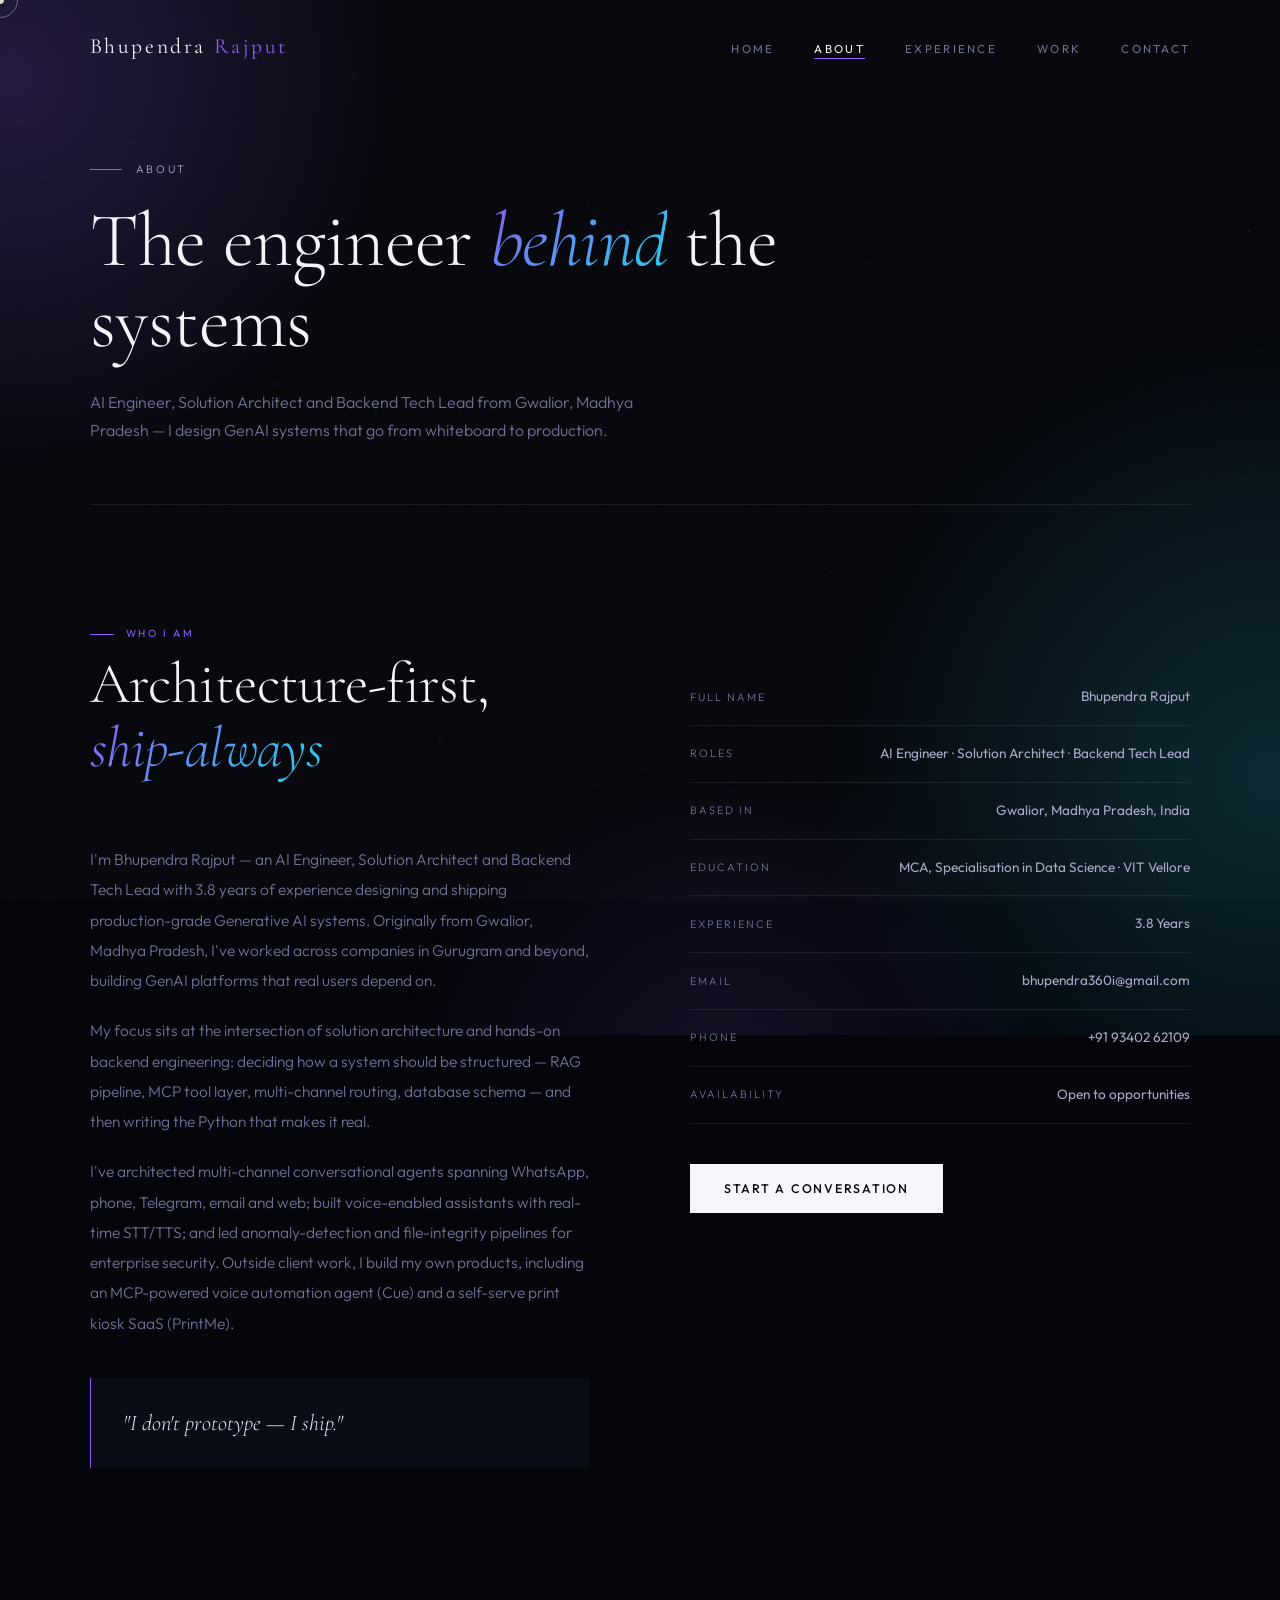
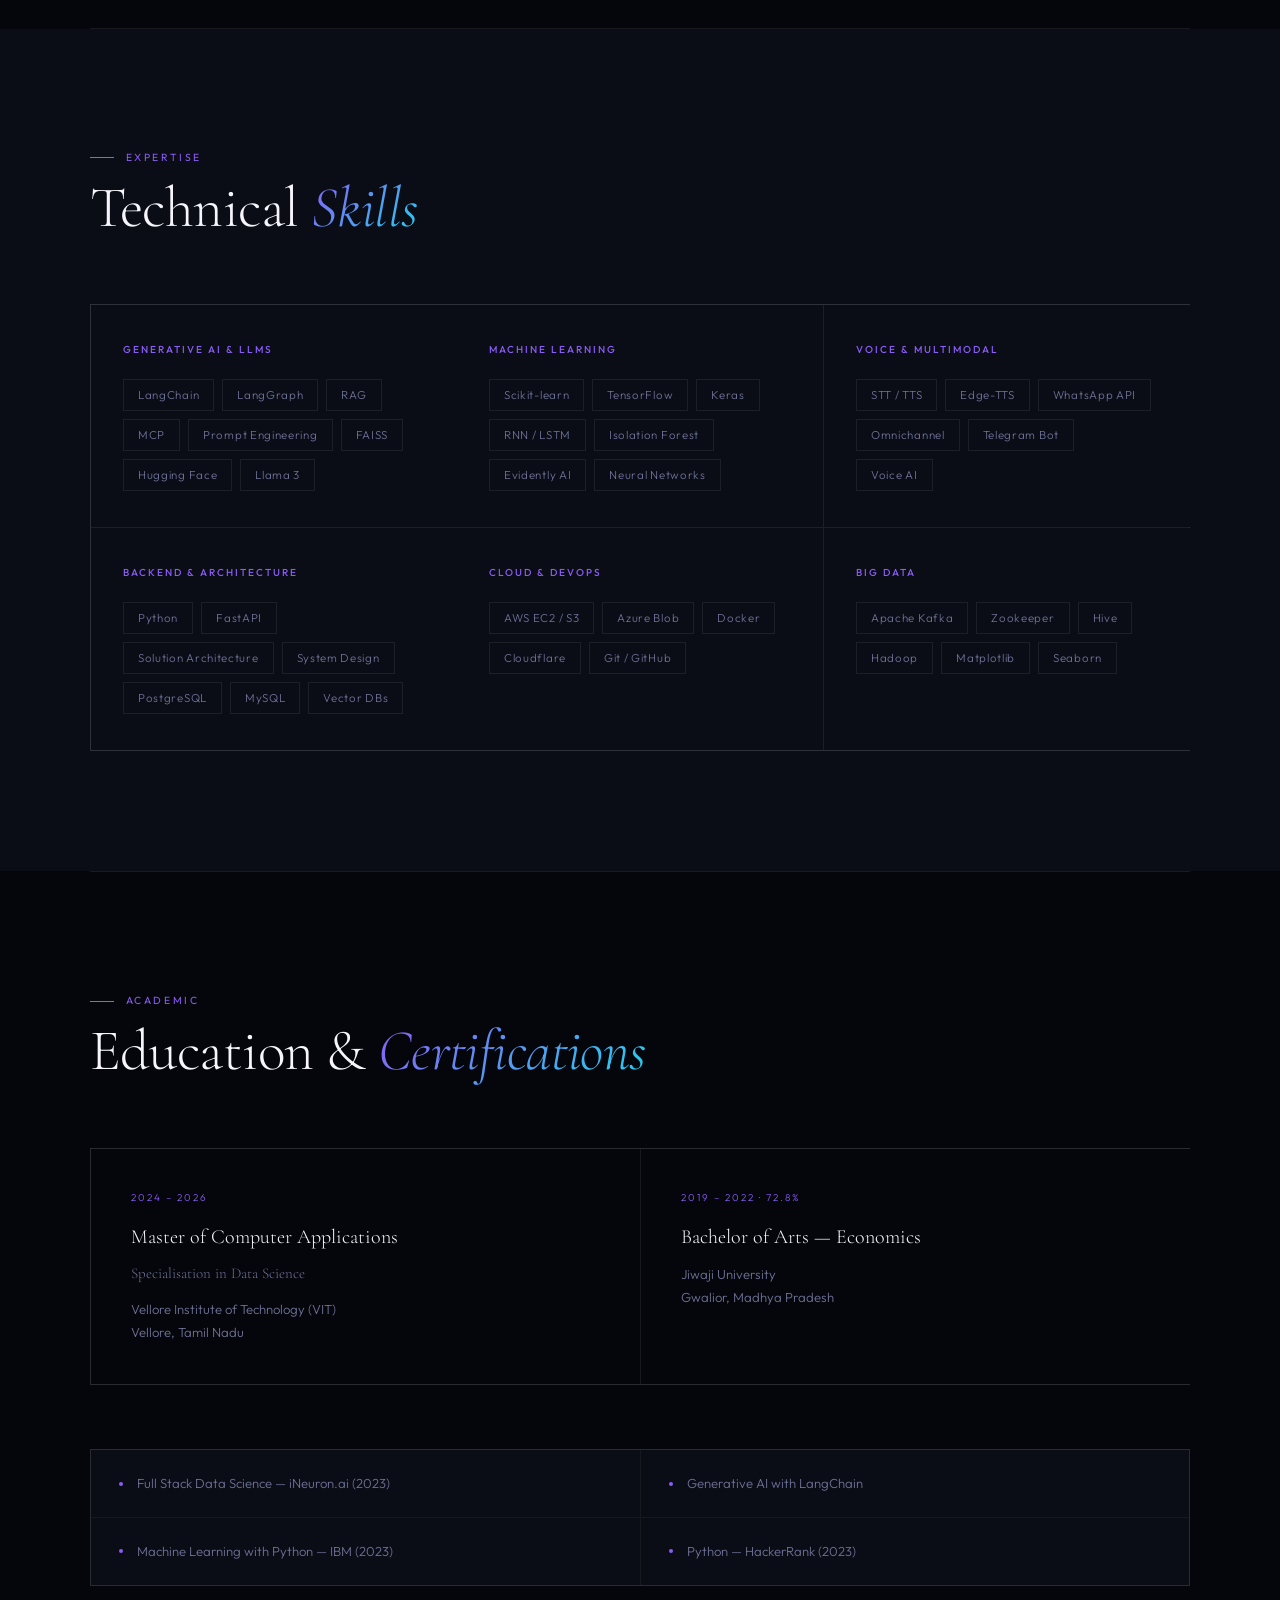
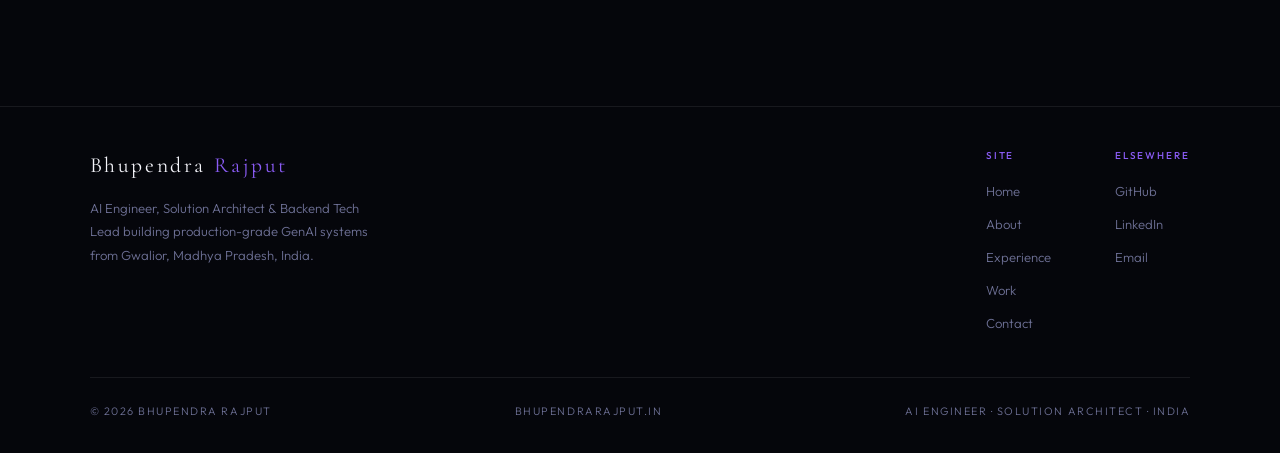
<file: about.html>
<!DOCTYPE html>
<html lang="en">
<head>
<meta charset="UTF-8"/>
<meta name="viewport" content="width=device-width, initial-scale=1.0"/>
<meta name="theme-color" content="#0a0a0a"/>
<meta name="author" content="Bhupendra Rajput"/>
<meta name="robots" content="index, follow"/>
<link rel="canonical" href="https://bhupendrarajput.in/about.html"/>
<link rel="icon" href="data:image/svg+xml,%3Csvg xmlns='http://www.w3.org/2000/svg' viewBox='0 0 100 100'%3E%3Crect width='100' height='100' fill='%230a0a0a'/%3E%3Ctext x='50' y='68' font-size='58' text-anchor='middle' fill='%23c9b99a' font-family='Georgia,serif'%3EB%3C/text%3E%3C/svg%3E"/>
<title>About — Bhupendra Rajput | AI Engineer | Solution Architect | Backend Tech Lead</title>
<meta name="description" content="Learn about Bhupendra Rajput's background as an AI Engineer, Solution Architect and Backend Tech Lead — education (MCA, Data Science, VIT Vellore), skills, and approach to building GenAI systems."/>
<meta name="keywords" content="Bhupendra Rajput, AI Engineer, Solution Architect, Backend Tech Lead, GenAI Engineer, LLM Engineer, RAG Engineer, Python Developer, Gwalior AI Engineer, Madhya Pradesh AI Engineer, VIT Vellore MCA, MCA Data Science, LangChain developer, MCP developer India"/>
<link rel="preconnect" href="https://fonts.googleapis.com"/>
<link href="https://fonts.googleapis.com/css2?family=Cormorant+Garamond:ital,wght@0,300;0,400;0,500;0,600;1,300;1,400&family=Outfit:wght@300;400;500;600&display=swap" rel="stylesheet"/>

<meta property="og:type" content="website"/>
<meta property="og:site_name" content="Bhupendra Rajput — Portfolio"/>
<meta property="og:title" content="About — Bhupendra Rajput | AI Engineer | Solution Architect | Backend Tech Lead"/>
<meta property="og:description" content="Learn about Bhupendra Rajput's background as an AI Engineer, Solution Architect and Backend Tech Lead — education (MCA, Data Science, VIT Vellore), skills, and approach to building GenAI systems."/>
<meta property="og:url" content="https://bhupendrarajput.in/about.html"/>
<meta property="og:locale" content="en_IN"/>
<meta name="twitter:card" content="summary_large_image"/>
<meta name="twitter:title" content="About — Bhupendra Rajput | AI Engineer | Solution Architect | Backend Tech Lead"/>
<meta name="twitter:description" content="Learn about Bhupendra Rajput's background as an AI Engineer, Solution Architect and Backend Tech Lead — education (MCA, Data Science, VIT Vellore), skills, and approach to building GenAI systems."/>

<link rel="stylesheet" href="style.css"/>
</head>
<body>

<div id="pageLoad"><span>Bhupendra Rajput</span></div>
<div id="cur"></div>
<div id="cur-ring"></div>
<canvas id="bgCanvas"></canvas>

<nav id="mainNav">
  <a class="logo" href="index.html">Bhupendra <span>Rajput</span></a>
  <button class="nav-toggle" id="navToggle" aria-label="Menu"><span></span><span></span><span></span></button>
  <ul class="nav-links" id="navLinks">
    <li><a href="index.html">Home</a></li><li><a href="about.html" class="active">About</a></li><li><a href="experience.html">Experience</a></li><li><a href="projects.html">Work</a></li><li><a href="contact.html">Contact</a></li>
  </ul>
</nav>


<section class="page-hero">
  <p class="page-kicker">About</p>
  <h1 class="page-title">The engineer <em>behind</em> the systems</h1>
  <p class="page-lede">AI Engineer, Solution Architect and Backend Tech Lead from Gwalior, Madhya Pradesh — I design GenAI systems that go from whiteboard to production.</p>
</section>

<div class="h-rule"></div>

<section id="about-full">
  <div class="about-layout">
    <div class="rvl">
      <p class="sec-label">Who I Am</p>
      <h2>Architecture-first,<br/><em>ship-always</em></h2>
      <div class="about-body">
        <p>I'm Bhupendra Rajput — an AI Engineer, Solution Architect and Backend Tech Lead with 3.8 years of experience designing and shipping production-grade Generative AI systems. Originally from Gwalior, Madhya Pradesh, I've worked across companies in Gurugram and beyond, building GenAI platforms that real users depend on.</p>
        <p>My focus sits at the intersection of solution architecture and hands-on backend engineering: deciding how a system should be structured — RAG pipeline, MCP tool layer, multi-channel routing, database schema — and then writing the Python that makes it real.</p>
        <p>I've architected multi-channel conversational agents spanning WhatsApp, phone, Telegram, email and web; built voice-enabled assistants with real-time STT/TTS; and led anomaly-detection and file-integrity pipelines for enterprise security. Outside client work, I build my own products, including an MCP-powered voice automation agent (Cue) and a self-serve print kiosk SaaS (PrintMe).</p>
      </div>
      <div class="about-quote">
        <p>"I don't prototype — I ship."</p>
      </div>
    </div>
    <div class="rvr">
      <div class="about-meta">
        <div class="meta-row"><span class="meta-key">Full Name</span><span class="meta-val">Bhupendra Rajput</span></div>
        <div class="meta-row"><span class="meta-key">Roles</span><span class="meta-val">AI Engineer · Solution Architect · Backend Tech Lead</span></div>
        <div class="meta-row"><span class="meta-key">Based In</span><span class="meta-val">Gwalior, Madhya Pradesh, India</span></div>
        <div class="meta-row"><span class="meta-key">Education</span><span class="meta-val">MCA, Specialisation in Data Science · VIT Vellore</span></div>
        <div class="meta-row"><span class="meta-key">Experience</span><span class="meta-val">3.8 Years</span></div>
        <div class="meta-row"><span class="meta-key">Email</span><span class="meta-val">bhupendra360i@gmail.com</span></div>
        <div class="meta-row"><span class="meta-key">Phone</span><span class="meta-val">+91 93402 62109</span></div>
        <div class="meta-row"><span class="meta-key">Availability</span><span class="meta-val">Open to opportunities</span></div>
      </div>
      <div style="margin-top:40px">
        <a href="contact.html" class="btn-solid">Start a Conversation</a>
      </div>
    </div>
  </div>
</section>

<div class="h-rule"></div>

<!-- ─── SKILLS ─── -->
<section id="skills" class="skills-sect">
  <p class="sec-label rv">Expertise</p>
  <h2 class="rv">Technical <em>Skills</em></h2>
  <div class="skills-layout rv">
    <div class="sk-block">
      <div class="sk-title">Generative AI &amp; LLMs</div>
      <div class="sk-pills">
        <span class="pill">LangChain</span><span class="pill">LangGraph</span>
        <span class="pill">RAG</span><span class="pill">MCP</span>
        <span class="pill">Prompt Engineering</span><span class="pill">FAISS</span>
        <span class="pill">Hugging Face</span><span class="pill">Llama 3</span>
      </div>
    </div>
    <div class="sk-block">
      <div class="sk-title">Machine Learning</div>
      <div class="sk-pills">
        <span class="pill">Scikit-learn</span><span class="pill">TensorFlow</span>
        <span class="pill">Keras</span><span class="pill">RNN / LSTM</span>
        <span class="pill">Isolation Forest</span><span class="pill">Evidently AI</span>
        <span class="pill">Neural Networks</span>
      </div>
    </div>
    <div class="sk-block">
      <div class="sk-title">Voice &amp; Multimodal</div>
      <div class="sk-pills">
        <span class="pill">STT / TTS</span><span class="pill">Edge-TTS</span>
        <span class="pill">WhatsApp API</span><span class="pill">Omnichannel</span>
        <span class="pill">Telegram Bot</span><span class="pill">Voice AI</span>
      </div>
    </div>
    <div class="sk-block">
      <div class="sk-title">Backend &amp; Architecture</div>
      <div class="sk-pills">
        <span class="pill">Python</span><span class="pill">FastAPI</span>
        <span class="pill">Solution Architecture</span><span class="pill">System Design</span>
        <span class="pill">PostgreSQL</span><span class="pill">MySQL</span><span class="pill">Vector DBs</span>
      </div>
    </div>
    <div class="sk-block">
      <div class="sk-title">Cloud &amp; DevOps</div>
      <div class="sk-pills">
        <span class="pill">AWS EC2 / S3</span><span class="pill">Azure Blob</span>
        <span class="pill">Docker</span><span class="pill">Cloudflare</span><span class="pill">Git / GitHub</span>
      </div>
    </div>
    <div class="sk-block">
      <div class="sk-title">Big Data</div>
      <div class="sk-pills">
        <span class="pill">Apache Kafka</span><span class="pill">Zookeeper</span>
        <span class="pill">Hive</span><span class="pill">Hadoop</span>
        <span class="pill">Matplotlib</span><span class="pill">Seaborn</span>
      </div>
    </div>
  </div>
</section>

<div class="h-rule"></div>

<!-- ─── EDUCATION ─── -->
<section id="education">
  <p class="sec-label rv">Academic</p>
  <h2 class="rv">Education &amp; <em>Certifications</em></h2>
  <div class="edu-grid rv">
    <div class="edu-block">
      <div class="edu-year">2024 – 2026</div>
      <div class="edu-deg">Master of Computer Applications<br/><span style="font-size:.75em;color:var(--dim)">Specialisation in Data Science</span></div>
      <div class="edu-inst">Vellore Institute of Technology (VIT)<br/>Vellore, Tamil Nadu</div>
    </div>
    <div class="edu-block">
      <div class="edu-year">2019 – 2022 · 72.8%</div>
      <div class="edu-deg">Bachelor of Arts — Economics</div>
      <div class="edu-inst">Jiwaji University<br/>Gwalior, Madhya Pradesh</div>
    </div>
  </div>
  <div class="cert-grid rv">
    <div class="cert-item">Full Stack Data Science — iNeuron.ai (2023)</div>
    <div class="cert-item">Generative AI with LangChain</div>
    <div class="cert-item">Machine Learning with Python — IBM (2023)</div>
    <div class="cert-item">Python — HackerRank (2023)</div>
  </div>
</section>


<footer>
  <div class="footer-top">
    <div class="footer-brand">
      <a class="logo" href="index.html">Bhupendra <span>Rajput</span></a>
      <p>AI Engineer, Solution Architect &amp; Backend Tech Lead building production-grade GenAI systems from Gwalior, Madhya Pradesh, India.</p>
    </div>
    <div class="footer-cols">
      <div class="footer-col">
        <h4>Site</h4>
        <a href="index.html">Home</a>
        <a href="about.html">About</a>
        <a href="experience.html">Experience</a>
        <a href="projects.html">Work</a>
        <a href="contact.html">Contact</a>
      </div>
      <div class="footer-col">
        <h4>Elsewhere</h4>
        <a href="https://github.com/Bhupendra1770" target="_blank" rel="noopener">GitHub</a>
        <a href="https://www.linkedin.com/in/bhupendra-rajput-89013323b/" target="_blank" rel="noopener">LinkedIn</a>
        <a href="mailto:bhupendra360i@gmail.com">Email</a>
      </div>
    </div>
  </div>
  <div class="footer-bottom">
    <span>&copy; 2026 Bhupendra Rajput</span>
    <a class="plain" href="index.html">bhupendrarajput.in</a>
    <span>AI Engineer · Solution Architect · India</span>
  </div>
</footer>

<script src="script.js"></script>
</body>
</html>
</file>
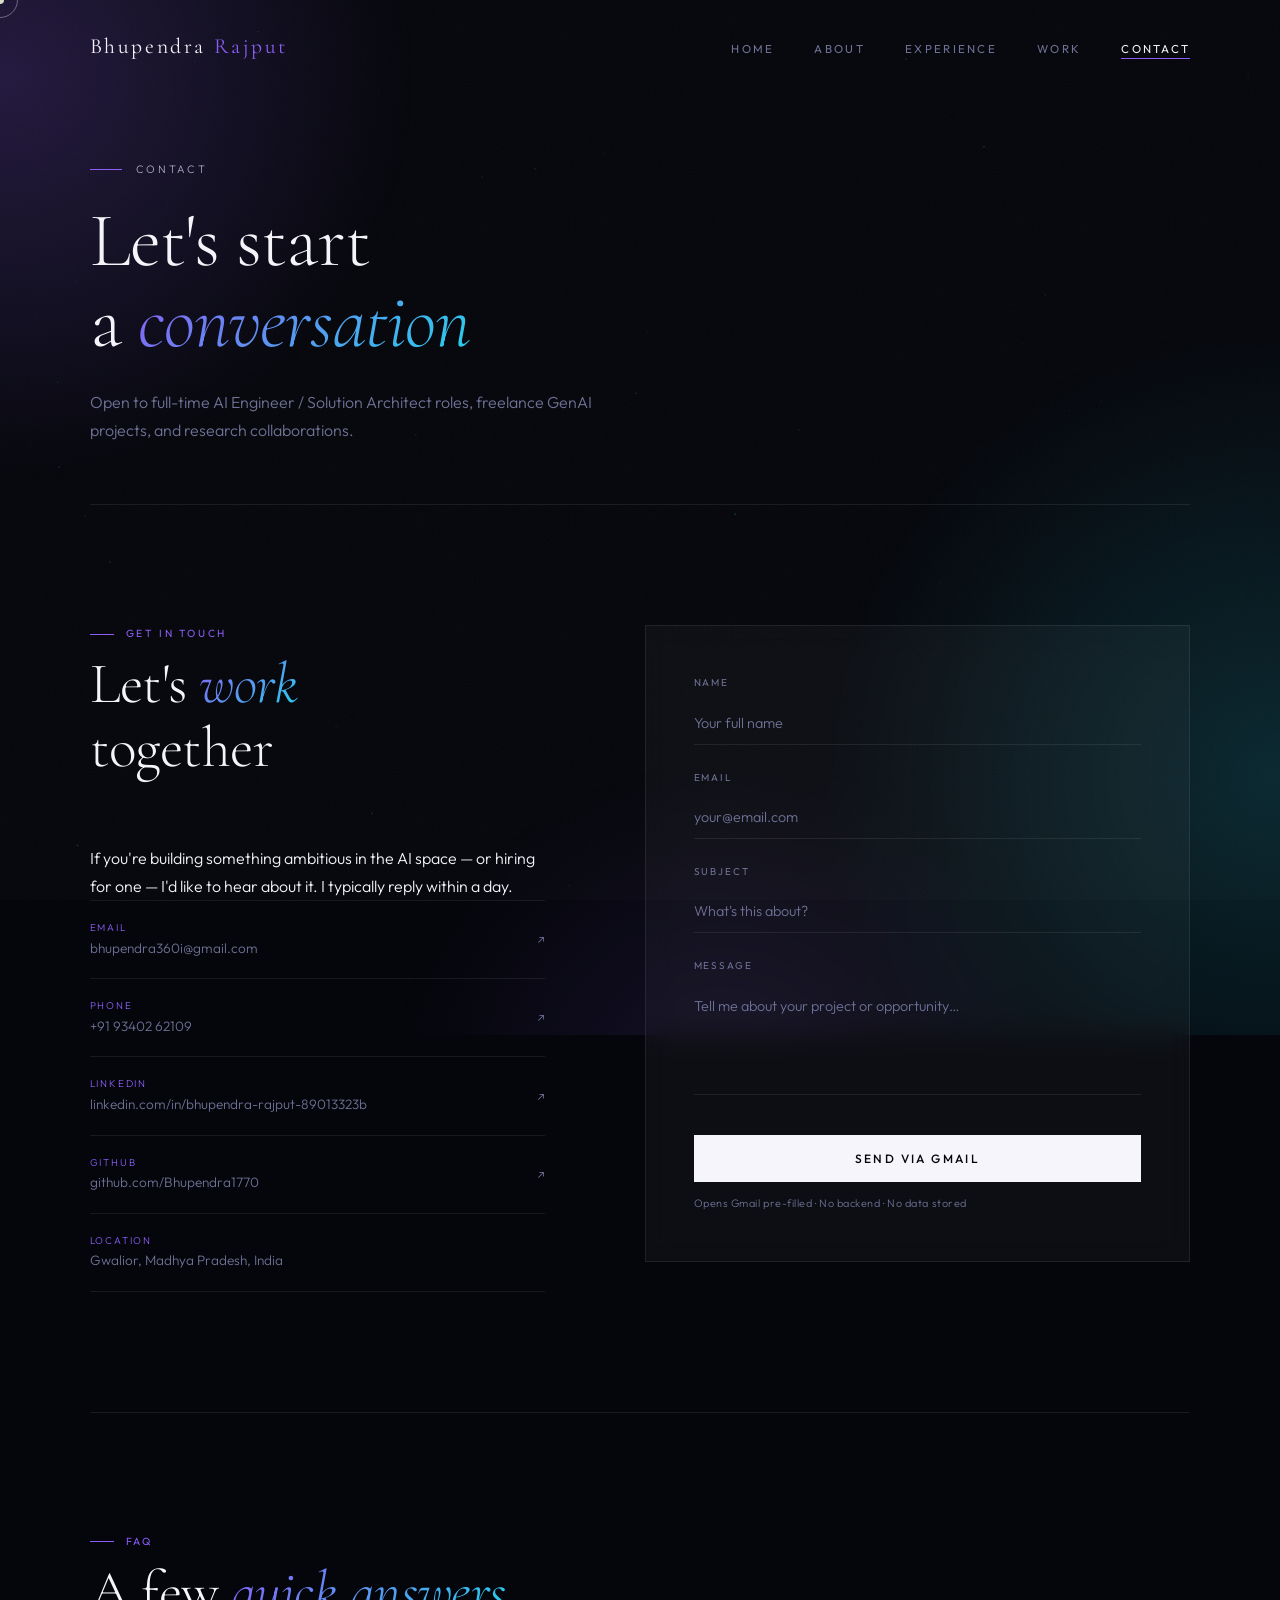
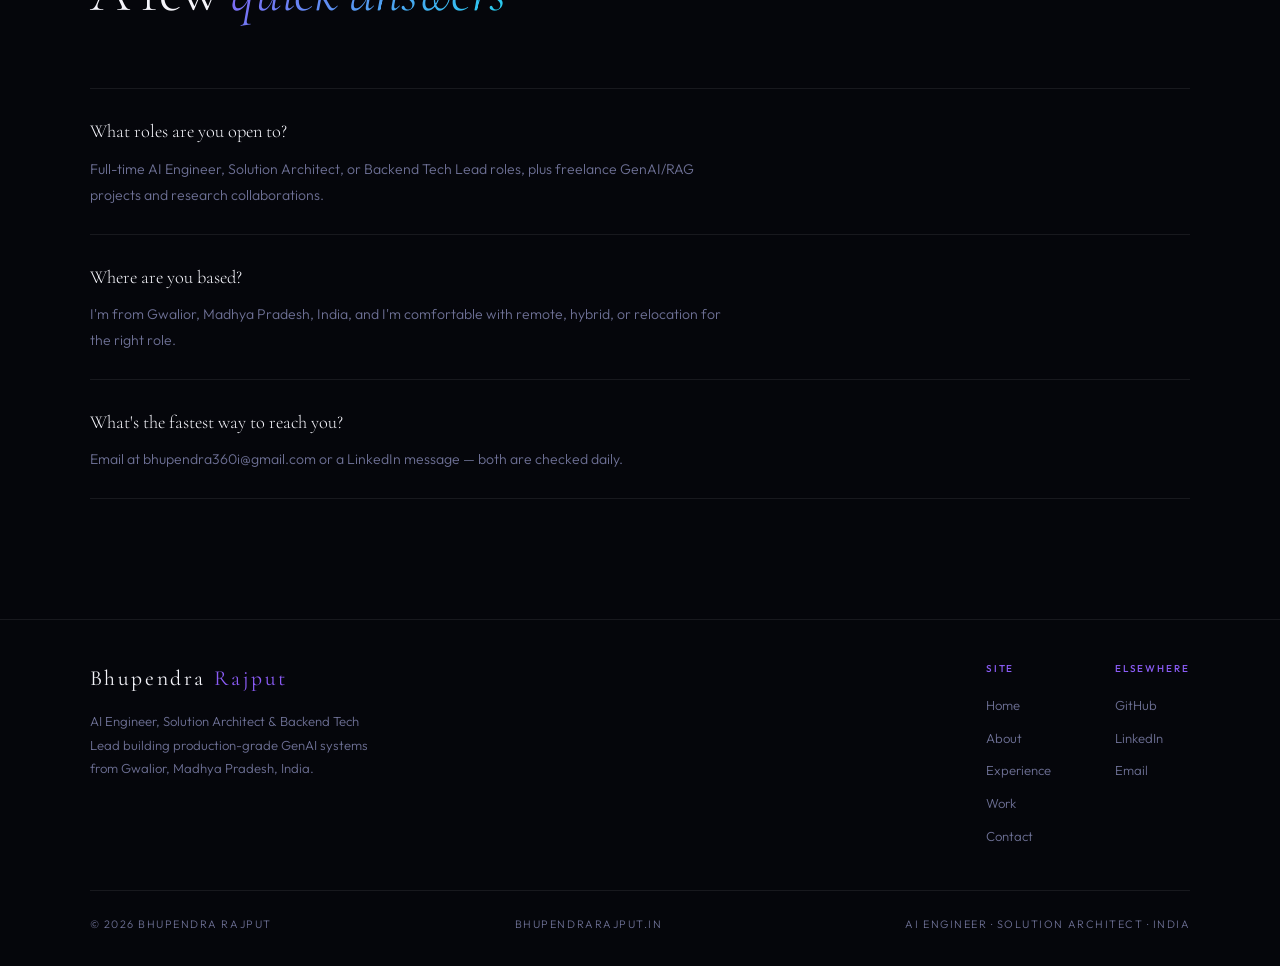
<file: contact.html>
<!DOCTYPE html>
<html lang="en">
<head>
<meta charset="UTF-8"/>
<meta name="viewport" content="width=device-width, initial-scale=1.0"/>
<meta name="theme-color" content="#0a0a0a"/>
<meta name="author" content="Bhupendra Rajput"/>
<meta name="robots" content="index, follow"/>
<link rel="canonical" href="https://bhupendrarajput.in/contact.html"/>
<link rel="icon" href="data:image/svg+xml,%3Csvg xmlns='http://www.w3.org/2000/svg' viewBox='0 0 100 100'%3E%3Crect width='100' height='100' fill='%230a0a0a'/%3E%3Ctext x='50' y='68' font-size='58' text-anchor='middle' fill='%23c9b99a' font-family='Georgia,serif'%3EB%3C/text%3E%3C/svg%3E"/>
<title>Contact — Bhupendra Rajput | AI Engineer | Solution Architect | Backend Tech Lead</title>
<meta name="description" content="Get in touch with Bhupendra Rajput, AI Engineer, Solution Architect and Backend Tech Lead based in Gwalior, Madhya Pradesh, India — open to full-time roles and freelance GenAI projects."/>
<meta name="keywords" content="Bhupendra Rajput, AI Engineer, Solution Architect, Backend Tech Lead, GenAI Engineer, LLM Engineer, RAG Engineer, Python Developer, Gwalior AI Engineer, Madhya Pradesh AI Engineer, VIT Vellore MCA, MCA Data Science, LangChain developer, MCP developer India"/>
<link rel="preconnect" href="https://fonts.googleapis.com"/>
<link href="https://fonts.googleapis.com/css2?family=Cormorant+Garamond:ital,wght@0,300;0,400;0,500;0,600;1,300;1,400&family=Outfit:wght@300;400;500;600&display=swap" rel="stylesheet"/>

<meta property="og:type" content="website"/>
<meta property="og:site_name" content="Bhupendra Rajput — Portfolio"/>
<meta property="og:title" content="Contact — Bhupendra Rajput | AI Engineer | Solution Architect | Backend Tech Lead"/>
<meta property="og:description" content="Get in touch with Bhupendra Rajput, AI Engineer, Solution Architect and Backend Tech Lead based in Gwalior, Madhya Pradesh, India — open to full-time roles and freelance GenAI projects."/>
<meta property="og:url" content="https://bhupendrarajput.in/contact.html"/>
<meta property="og:locale" content="en_IN"/>
<meta name="twitter:card" content="summary_large_image"/>
<meta name="twitter:title" content="Contact — Bhupendra Rajput | AI Engineer | Solution Architect | Backend Tech Lead"/>
<meta name="twitter:description" content="Get in touch with Bhupendra Rajput, AI Engineer, Solution Architect and Backend Tech Lead based in Gwalior, Madhya Pradesh, India — open to full-time roles and freelance GenAI projects."/>

<link rel="stylesheet" href="style.css"/>
</head>
<body>

<div id="pageLoad"><span>Bhupendra Rajput</span></div>
<div id="cur"></div>
<div id="cur-ring"></div>
<canvas id="bgCanvas"></canvas>

<nav id="mainNav">
  <a class="logo" href="index.html">Bhupendra <span>Rajput</span></a>
  <button class="nav-toggle" id="navToggle" aria-label="Menu"><span></span><span></span><span></span></button>
  <ul class="nav-links" id="navLinks">
    <li><a href="index.html">Home</a></li><li><a href="about.html">About</a></li><li><a href="experience.html">Experience</a></li><li><a href="projects.html">Work</a></li><li><a href="contact.html" class="active">Contact</a></li>
  </ul>
</nav>


<section class="page-hero">
  <p class="page-kicker">Contact</p>
  <h1 class="page-title">Let's start<br/>a <em>conversation</em></h1>
  <p class="page-lede">Open to full-time AI Engineer / Solution Architect roles, freelance GenAI projects, and research collaborations.</p>
</section>

<div class="h-rule"></div>

<section id="contact">
  <div class="contact-layout">
    <div class="rvl">
      <p class="sec-label">Get In Touch</p>
      <h2>Let's <em>work</em><br/>together</h2>
      <p>If you're building something ambitious in the AI space — or hiring for one — I'd like to hear about it. I typically reply within a day.</p>
      <div class="c-links">
        <a href="mailto:bhupendra360i@gmail.com" class="c-link">
          <div><div class="c-link-label">Email</div>bhupendra360i@gmail.com</div>
          <span class="c-link-arrow">↗</span>
        </a>
        <a href="tel:+919340262109" class="c-link">
          <div><div class="c-link-label">Phone</div>+91 93402 62109</div>
          <span class="c-link-arrow">↗</span>
        </a>
        <a href="https://www.linkedin.com/in/bhupendra-rajput-89013323b/" target="_blank" rel="noopener" class="c-link">
          <div><div class="c-link-label">LinkedIn</div>linkedin.com/in/bhupendra-rajput-89013323b</div>
          <span class="c-link-arrow">↗</span>
        </a>
        <a href="https://github.com/Bhupendra1770" target="_blank" rel="noopener" class="c-link">
          <div><div class="c-link-label">GitHub</div>github.com/Bhupendra1770</div>
          <span class="c-link-arrow">↗</span>
        </a>
        <a href="#" class="c-link" style="cursor:default">
          <div><div class="c-link-label">Location</div>Gwalior, Madhya Pradesh, India</div>
        </a>
      </div>
    </div>
    <div class="cf rvr">
      <div class="fgrp"><label>Name</label><input id="cn" type="text" placeholder="Your full name"/></div>
      <div class="fgrp"><label>Email</label><input id="ce" type="email" placeholder="your@email.com"/></div>
      <div class="fgrp"><label>Subject</label><input id="cs" type="text" placeholder="What's this about?"/></div>
      <div class="fgrp"><label>Message</label><textarea id="cm" placeholder="Tell me about your project or opportunity…"></textarea></div>
      <button class="submit-btn" onclick="sendGmail()">Send via Gmail</button>
      <p class="fnote">Opens Gmail pre-filled · No backend · No data stored</p>
    </div>
  </div>
</section>

<div class="h-rule"></div>

<section id="faq">
  <p class="sec-label rv">FAQ</p>
  <h2 class="rv">A few <em>quick answers</em></h2>
  <div class="rv">
    <div class="faq-item">
      <div class="faq-q">What roles are you open to?</div>
      <div class="faq-a">Full-time AI Engineer, Solution Architect, or Backend Tech Lead roles, plus freelance GenAI/RAG projects and research collaborations.</div>
    </div>
    <div class="faq-item">
      <div class="faq-q">Where are you based?</div>
      <div class="faq-a">I'm from Gwalior, Madhya Pradesh, India, and I'm comfortable with remote, hybrid, or relocation for the right role.</div>
    </div>
    <div class="faq-item">
      <div class="faq-q">What's the fastest way to reach you?</div>
      <div class="faq-a">Email at bhupendra360i@gmail.com or a LinkedIn message — both are checked daily.</div>
    </div>
  </div>
</section>


<footer>
  <div class="footer-top">
    <div class="footer-brand">
      <a class="logo" href="index.html">Bhupendra <span>Rajput</span></a>
      <p>AI Engineer, Solution Architect &amp; Backend Tech Lead building production-grade GenAI systems from Gwalior, Madhya Pradesh, India.</p>
    </div>
    <div class="footer-cols">
      <div class="footer-col">
        <h4>Site</h4>
        <a href="index.html">Home</a>
        <a href="about.html">About</a>
        <a href="experience.html">Experience</a>
        <a href="projects.html">Work</a>
        <a href="contact.html">Contact</a>
      </div>
      <div class="footer-col">
        <h4>Elsewhere</h4>
        <a href="https://github.com/Bhupendra1770" target="_blank" rel="noopener">GitHub</a>
        <a href="https://www.linkedin.com/in/bhupendra-rajput-89013323b/" target="_blank" rel="noopener">LinkedIn</a>
        <a href="mailto:bhupendra360i@gmail.com">Email</a>
      </div>
    </div>
  </div>
  <div class="footer-bottom">
    <span>&copy; 2026 Bhupendra Rajput</span>
    <a class="plain" href="index.html">bhupendrarajput.in</a>
    <span>AI Engineer · Solution Architect · India</span>
  </div>
</footer>

<script src="script.js"></script>
</body>
</html>
</file>
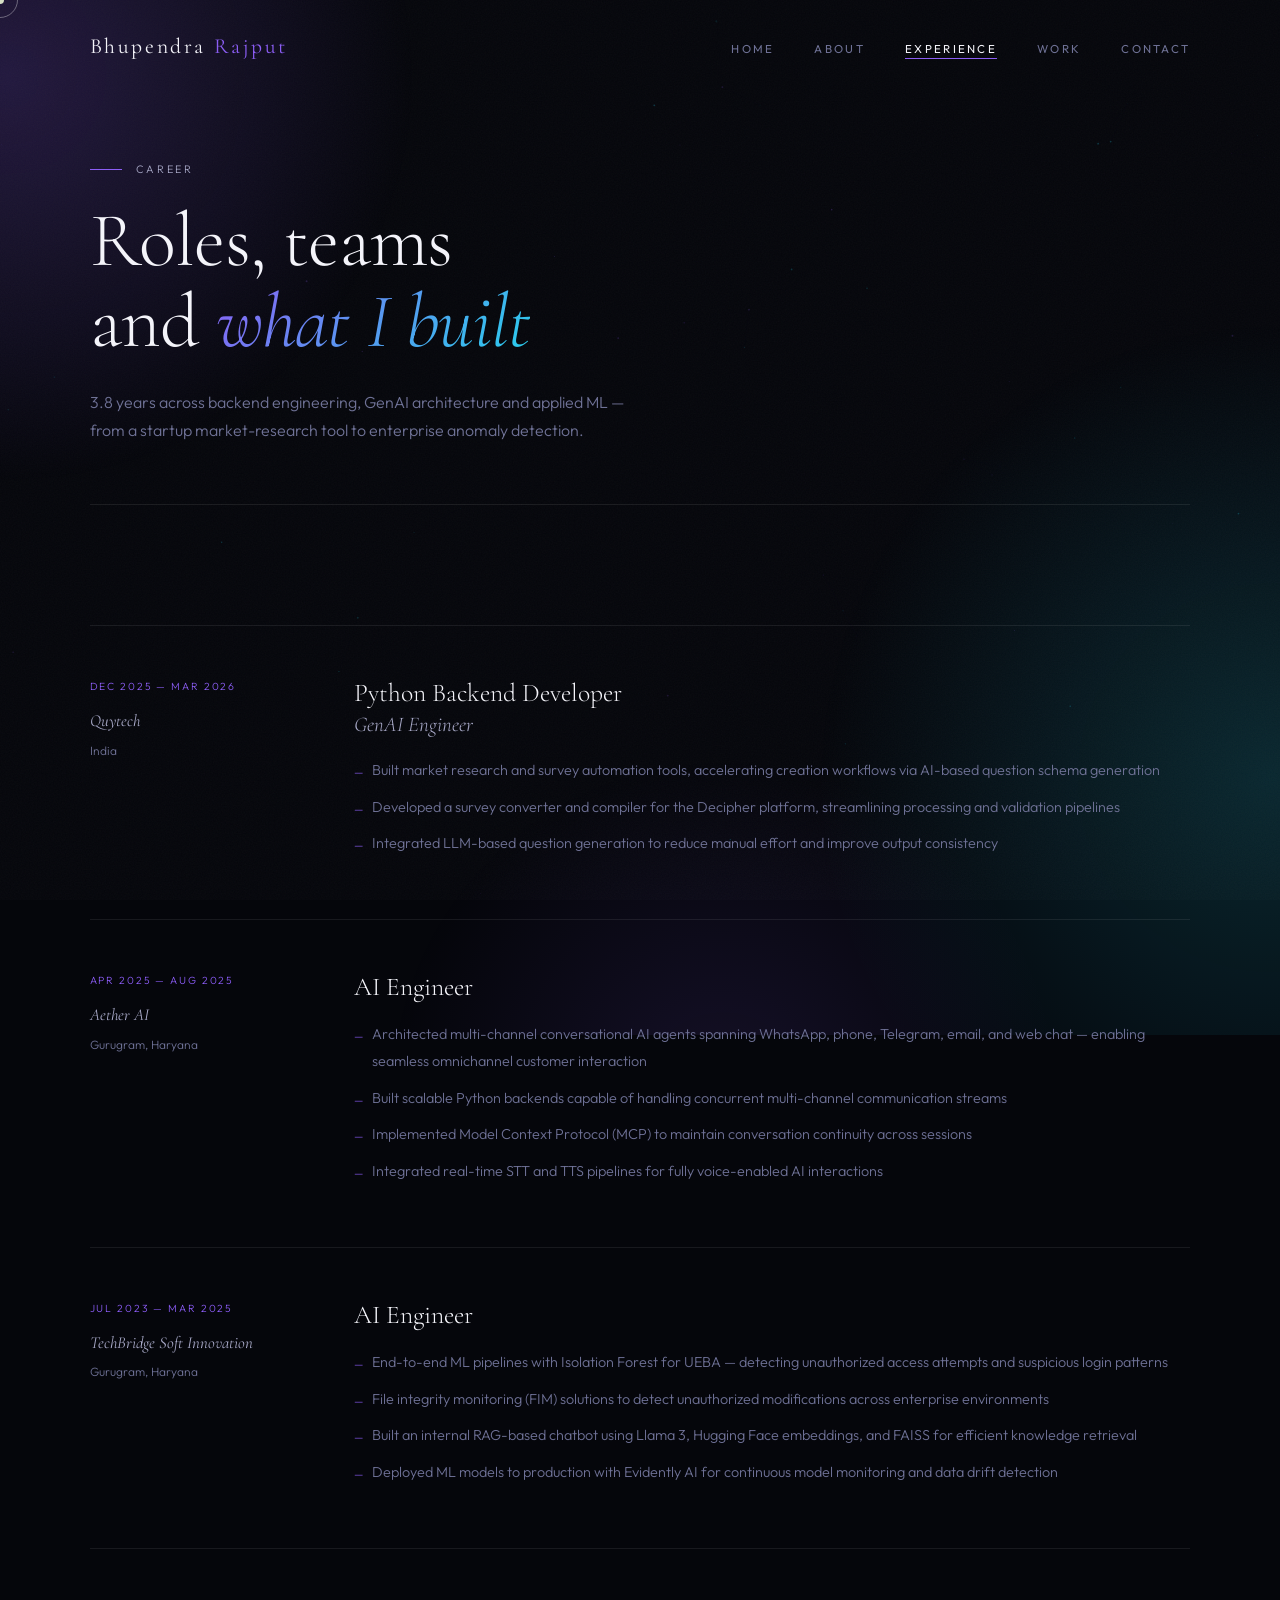
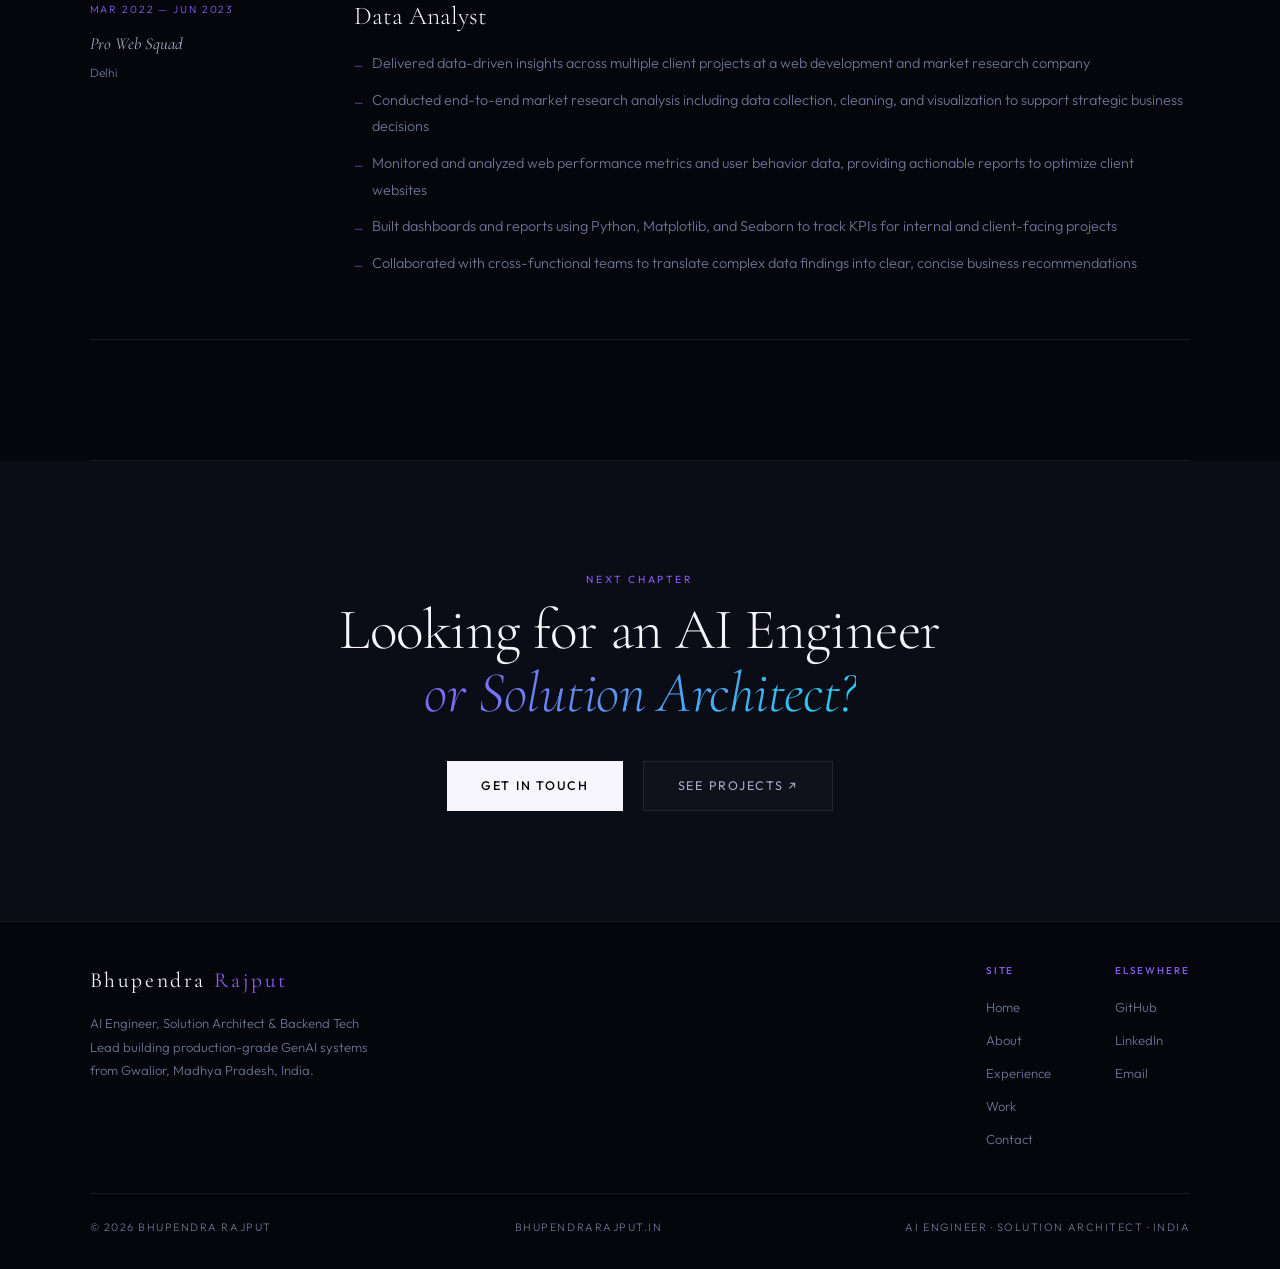
<file: experience.html>
<!DOCTYPE html>
<html lang="en">
<head>
<meta charset="UTF-8"/>
<meta name="viewport" content="width=device-width, initial-scale=1.0"/>
<meta name="theme-color" content="#0a0a0a"/>
<meta name="author" content="Bhupendra Rajput"/>
<meta name="robots" content="index, follow"/>
<link rel="canonical" href="https://bhupendrarajput.in/experience.html"/>
<link rel="icon" href="data:image/svg+xml,%3Csvg xmlns='http://www.w3.org/2000/svg' viewBox='0 0 100 100'%3E%3Crect width='100' height='100' fill='%230a0a0a'/%3E%3Ctext x='50' y='68' font-size='58' text-anchor='middle' fill='%23c9b99a' font-family='Georgia,serif'%3EB%3C/text%3E%3C/svg%3E"/>
<title>Experience — Bhupendra Rajput | AI Engineer | Solution Architect | Backend Tech Lead</title>
<meta name="description" content="Bhupendra Rajput's professional experience across AI Engineer, Backend Developer and Data Analyst roles — Aether AI, TechBridge Soft Innovation, Quytech and Pro Web Squad."/>
<meta name="keywords" content="Bhupendra Rajput, AI Engineer, Solution Architect, Backend Tech Lead, GenAI Engineer, LLM Engineer, RAG Engineer, Python Developer, Gwalior AI Engineer, Madhya Pradesh AI Engineer, VIT Vellore MCA, MCA Data Science, LangChain developer, MCP developer India"/>
<link rel="preconnect" href="https://fonts.googleapis.com"/>
<link href="https://fonts.googleapis.com/css2?family=Cormorant+Garamond:ital,wght@0,300;0,400;0,500;0,600;1,300;1,400&family=Outfit:wght@300;400;500;600&display=swap" rel="stylesheet"/>

<meta property="og:type" content="website"/>
<meta property="og:site_name" content="Bhupendra Rajput — Portfolio"/>
<meta property="og:title" content="Experience — Bhupendra Rajput | AI Engineer | Solution Architect | Backend Tech Lead"/>
<meta property="og:description" content="Bhupendra Rajput's professional experience across AI Engineer, Backend Developer and Data Analyst roles — Aether AI, TechBridge Soft Innovation, Quytech and Pro Web Squad."/>
<meta property="og:url" content="https://bhupendrarajput.in/experience.html"/>
<meta property="og:locale" content="en_IN"/>
<meta name="twitter:card" content="summary_large_image"/>
<meta name="twitter:title" content="Experience — Bhupendra Rajput | AI Engineer | Solution Architect | Backend Tech Lead"/>
<meta name="twitter:description" content="Bhupendra Rajput's professional experience across AI Engineer, Backend Developer and Data Analyst roles — Aether AI, TechBridge Soft Innovation, Quytech and Pro Web Squad."/>

<link rel="stylesheet" href="style.css"/>
</head>
<body>

<div id="pageLoad"><span>Bhupendra Rajput</span></div>
<div id="cur"></div>
<div id="cur-ring"></div>
<canvas id="bgCanvas"></canvas>

<nav id="mainNav">
  <a class="logo" href="index.html">Bhupendra <span>Rajput</span></a>
  <button class="nav-toggle" id="navToggle" aria-label="Menu"><span></span><span></span><span></span></button>
  <ul class="nav-links" id="navLinks">
    <li><a href="index.html">Home</a></li><li><a href="about.html">About</a></li><li><a href="experience.html" class="active">Experience</a></li><li><a href="projects.html">Work</a></li><li><a href="contact.html">Contact</a></li>
  </ul>
</nav>


<section class="page-hero">
  <p class="page-kicker">Career</p>
  <h1 class="page-title">Roles, teams<br/>and <em>what I built</em></h1>
  <p class="page-lede">3.8 years across backend engineering, GenAI architecture and applied ML — from a startup market-research tool to enterprise anomaly detection.</p>
</section>

<div class="h-rule"></div>

<section id="experience">
  <div class="timeline">

    <div class="tl-item rv">
      <div class="tl-meta">
        <div class="tl-period">Dec 2025 — Mar 2026</div>
        <div class="tl-co">Quytech</div>
        <div class="tl-loc">India</div>
      </div>
      <div class="tl-content">
        <div class="tl-title">Python Backend Developer<br/><em style="font-style:italic;color:var(--stone);font-size:.82em">GenAI Engineer</em></div>
        <ul class="tl-list">
          <li>Built market research and survey automation tools, accelerating creation workflows via AI-based question schema generation</li>
          <li>Developed a survey converter and compiler for the Decipher platform, streamlining processing and validation pipelines</li>
          <li>Integrated LLM-based question generation to reduce manual effort and improve output consistency</li>
        </ul>
      </div>
    </div>

    <div class="tl-item rv">
      <div class="tl-meta">
        <div class="tl-period">Apr 2025 — Aug 2025</div>
        <div class="tl-co">Aether AI</div>
        <div class="tl-loc">Gurugram, Haryana</div>
      </div>
      <div class="tl-content">
        <div class="tl-title">AI Engineer</div>
        <ul class="tl-list">
          <li>Architected multi-channel conversational AI agents spanning WhatsApp, phone, Telegram, email, and web chat — enabling seamless omnichannel customer interaction</li>
          <li>Built scalable Python backends capable of handling concurrent multi-channel communication streams</li>
          <li>Implemented Model Context Protocol (MCP) to maintain conversation continuity across sessions</li>
          <li>Integrated real-time STT and TTS pipelines for fully voice-enabled AI interactions</li>
        </ul>
      </div>
    </div>

    <div class="tl-item rv">
      <div class="tl-meta">
        <div class="tl-period">Jul 2023 — Mar 2025</div>
        <div class="tl-co">TechBridge Soft Innovation</div>
        <div class="tl-loc">Gurugram, Haryana</div>
      </div>
      <div class="tl-content">
        <div class="tl-title">AI Engineer</div>
        <ul class="tl-list">
          <li>End-to-end ML pipelines with Isolation Forest for UEBA — detecting unauthorized access attempts and suspicious login patterns</li>
          <li>File integrity monitoring (FIM) solutions to detect unauthorized modifications across enterprise environments</li>
          <li>Built an internal RAG-based chatbot using Llama 3, Hugging Face embeddings, and FAISS for efficient knowledge retrieval</li>
          <li>Deployed ML models to production with Evidently AI for continuous model monitoring and data drift detection</li>
        </ul>
      </div>
    </div>

    <div class="tl-item rv">
      <div class="tl-meta">
        <div class="tl-period">Mar 2022 — Jun 2023</div>
        <div class="tl-co">Pro Web Squad</div>
        <div class="tl-loc">Delhi</div>
      </div>
      <div class="tl-content">
        <div class="tl-title">Data Analyst</div>
        <ul class="tl-list">
          <li>Delivered data-driven insights across multiple client projects at a web development and market research company</li>
          <li>Conducted end-to-end market research analysis including data collection, cleaning, and visualization to support strategic business decisions</li>
          <li>Monitored and analyzed web performance metrics and user behavior data, providing actionable reports to optimize client websites</li>
          <li>Built dashboards and reports using Python, Matplotlib, and Seaborn to track KPIs for internal and client-facing projects</li>
          <li>Collaborated with cross-functional teams to translate complex data findings into clear, concise business recommendations</li>
        </ul>
      </div>
    </div>

  </div>
</section>

<div class="h-rule"></div>

<section class="cta-band">
  <p class="sec-label rv">Next Chapter</p>
  <h2 class="rv">Looking for an AI Engineer<br/><em>or Solution Architect?</em></h2>
  <div class="cta-actions rv">
    <a href="contact.html" class="btn-solid">Get in Touch</a>
    <a href="projects.html" class="btn-line">See Projects ↗</a>
  </div>
</section>


<footer>
  <div class="footer-top">
    <div class="footer-brand">
      <a class="logo" href="index.html">Bhupendra <span>Rajput</span></a>
      <p>AI Engineer, Solution Architect &amp; Backend Tech Lead building production-grade GenAI systems from Gwalior, Madhya Pradesh, India.</p>
    </div>
    <div class="footer-cols">
      <div class="footer-col">
        <h4>Site</h4>
        <a href="index.html">Home</a>
        <a href="about.html">About</a>
        <a href="experience.html">Experience</a>
        <a href="projects.html">Work</a>
        <a href="contact.html">Contact</a>
      </div>
      <div class="footer-col">
        <h4>Elsewhere</h4>
        <a href="https://github.com/Bhupendra1770" target="_blank" rel="noopener">GitHub</a>
        <a href="https://www.linkedin.com/in/bhupendra-rajput-89013323b/" target="_blank" rel="noopener">LinkedIn</a>
        <a href="mailto:bhupendra360i@gmail.com">Email</a>
      </div>
    </div>
  </div>
  <div class="footer-bottom">
    <span>&copy; 2026 Bhupendra Rajput</span>
    <a class="plain" href="index.html">bhupendrarajput.in</a>
    <span>AI Engineer · Solution Architect · India</span>
  </div>
</footer>

<script src="script.js"></script>
</body>
</html>
</file>
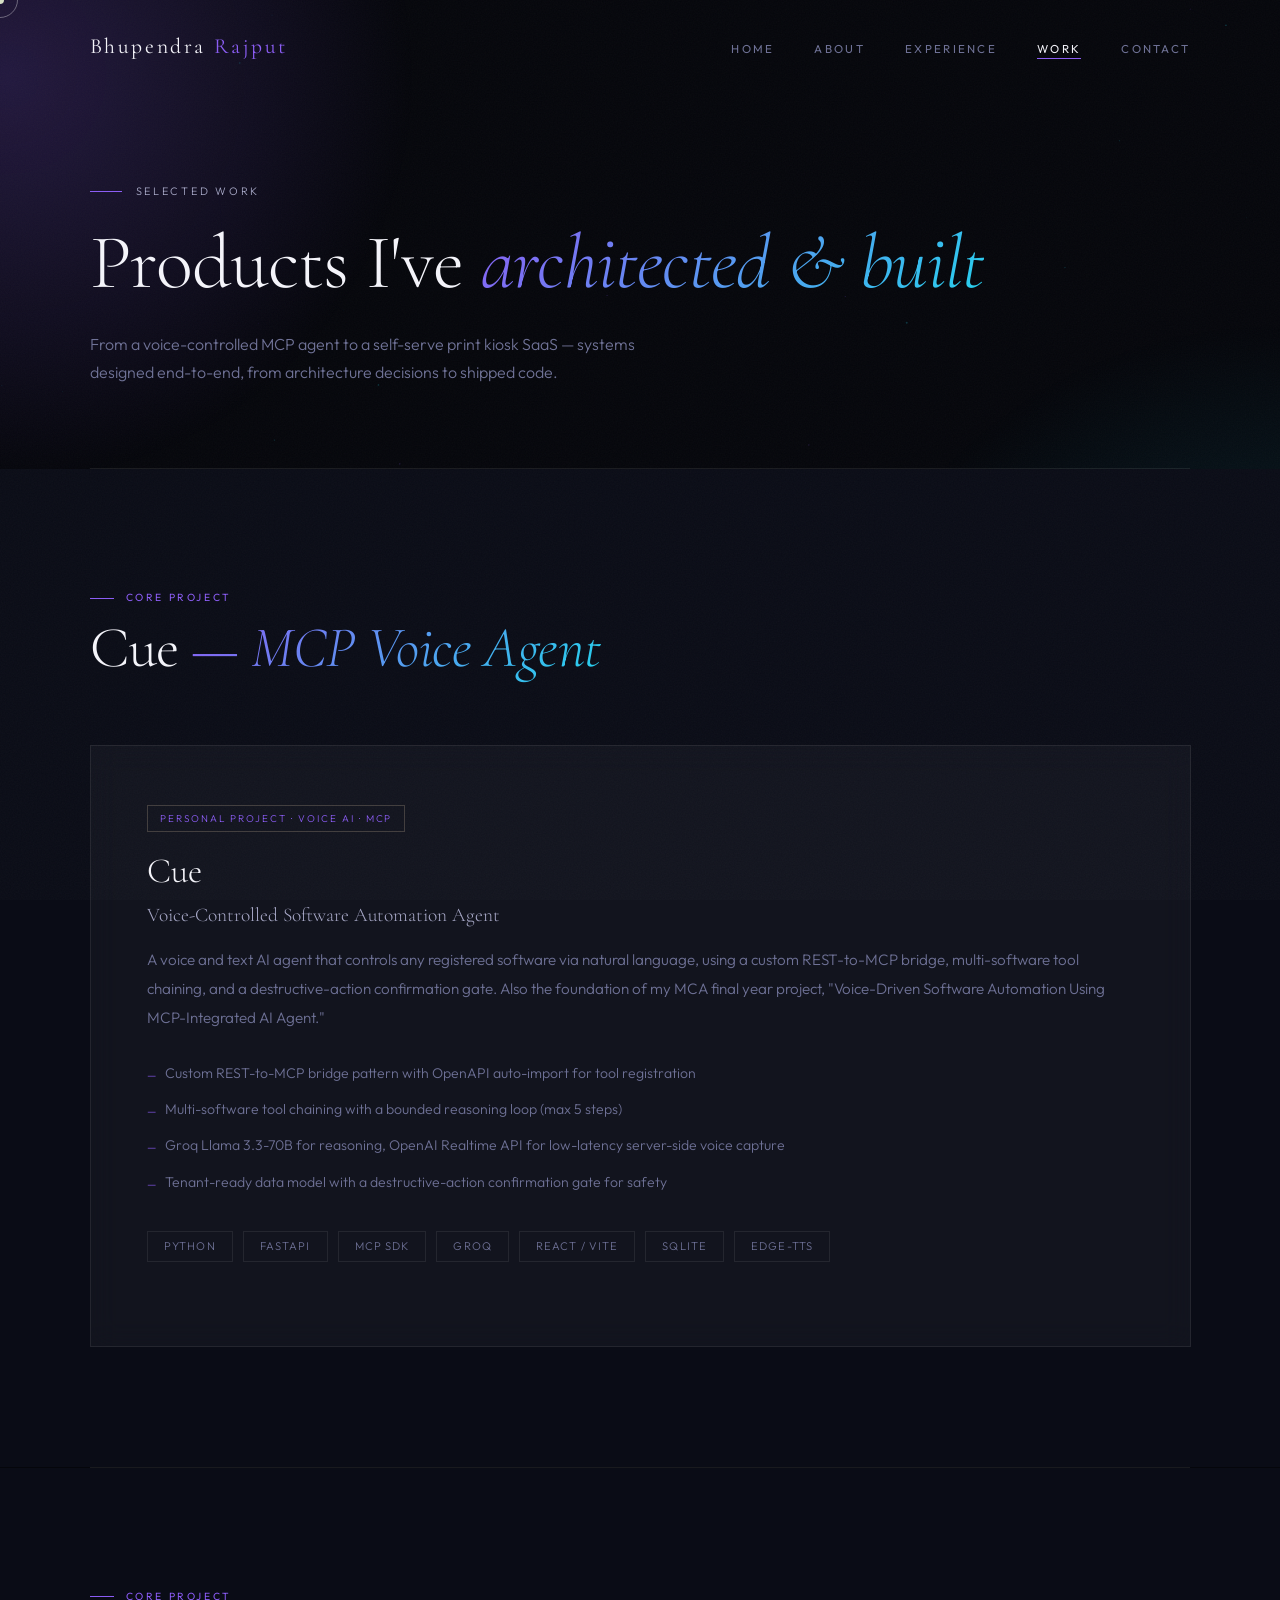
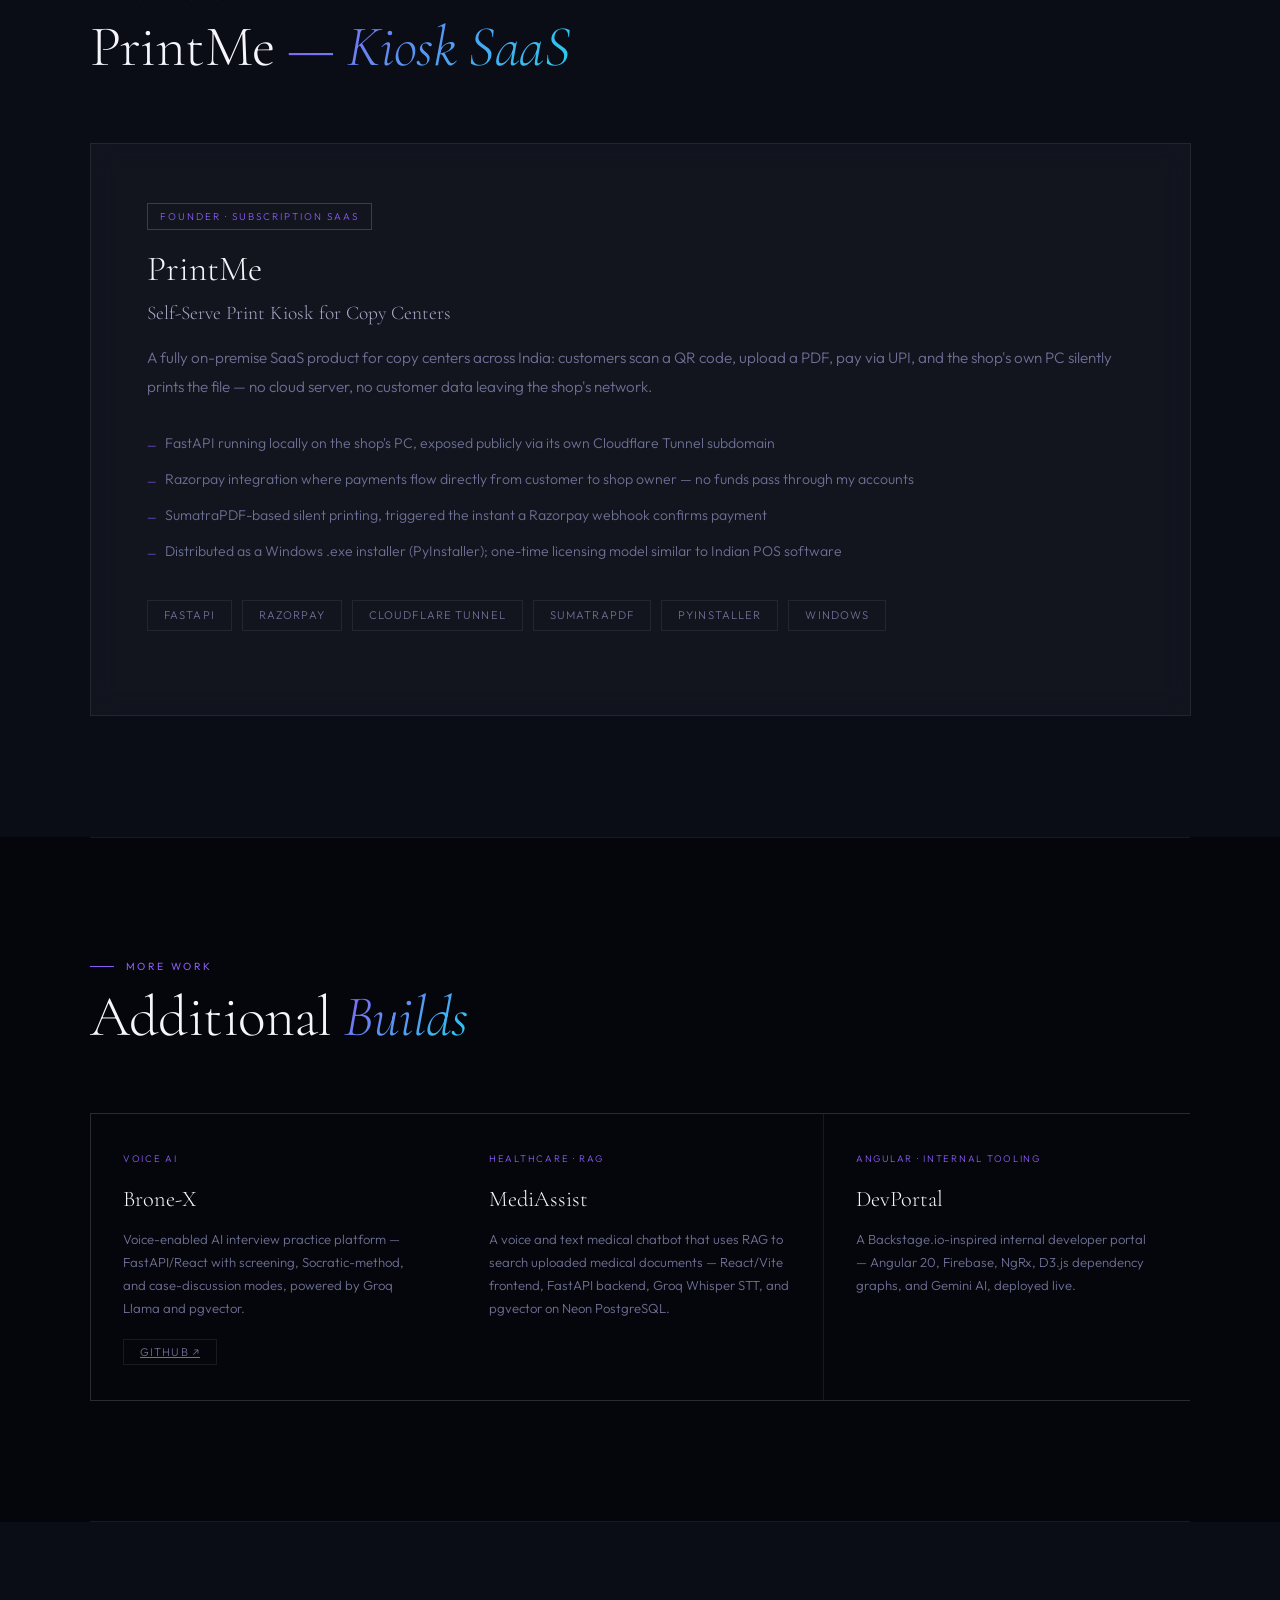
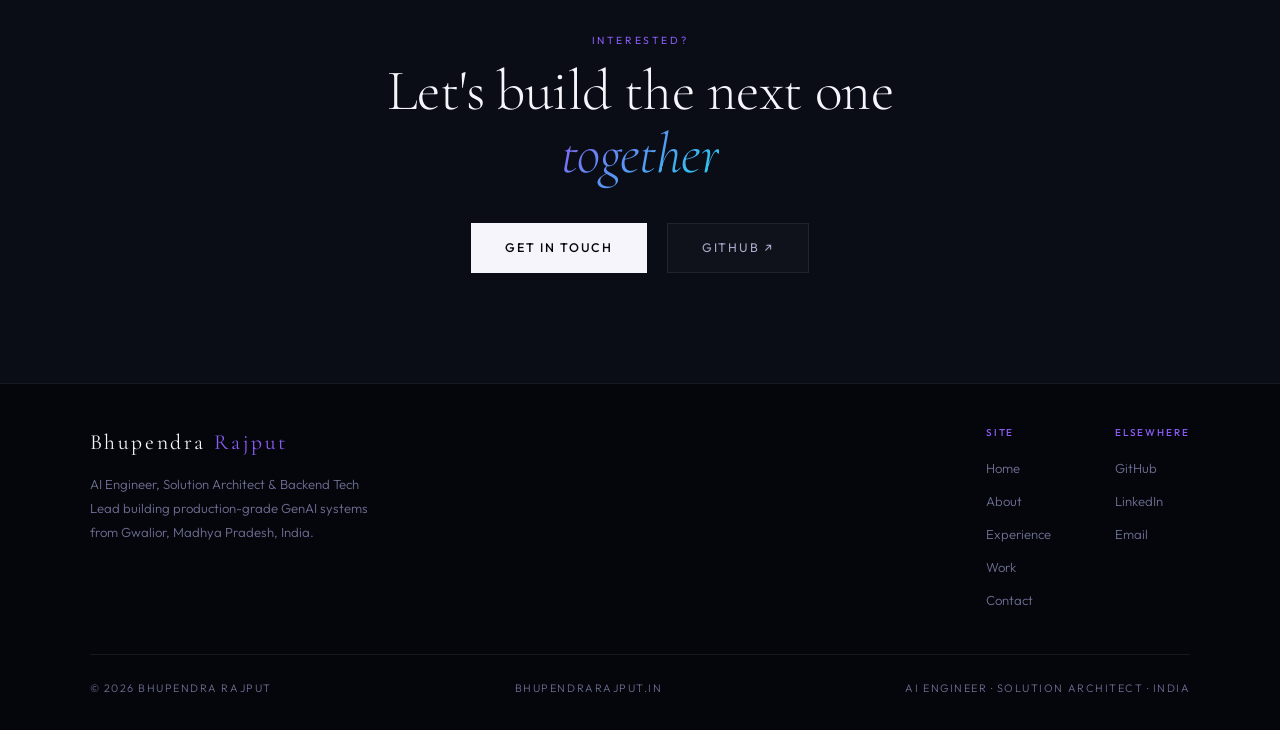
<file: projects.html>
<!DOCTYPE html>
<html lang="en">
<head>
<meta charset="UTF-8"/>
<meta name="viewport" content="width=device-width, initial-scale=1.0"/>
<meta name="theme-color" content="#0a0a0a"/>
<meta name="author" content="Bhupendra Rajput"/>
<meta name="robots" content="index, follow"/>
<link rel="canonical" href="https://bhupendrarajput.in/projects.html"/>
<link rel="icon" href="data:image/svg+xml,%3Csvg xmlns='http://www.w3.org/2000/svg' viewBox='0 0 100 100'%3E%3Crect width='100' height='100' fill='%230a0a0a'/%3E%3Ctext x='50' y='68' font-size='58' text-anchor='middle' fill='%23c9b99a' font-family='Georgia,serif'%3EB%3C/text%3E%3C/svg%3E"/>
<title>Projects — Bhupendra Rajput | AI Engineer | Solution Architect | Backend Tech Lead</title>
<meta name="description" content="Explore Bhupendra Rajput's featured projects — Cue (MCP voice automation agent), PrintMe (print kiosk SaaS), Brone-X, MediAssist and DevPortal."/>
<meta name="keywords" content="Bhupendra Rajput, AI Engineer, Solution Architect, Backend Tech Lead, GenAI Engineer, LLM Engineer, RAG Engineer, Python Developer, Gwalior AI Engineer, Madhya Pradesh AI Engineer, VIT Vellore MCA, MCA Data Science, LangChain developer, MCP developer India"/>
<link rel="preconnect" href="https://fonts.googleapis.com"/>
<link href="https://fonts.googleapis.com/css2?family=Cormorant+Garamond:ital,wght@0,300;0,400;0,500;0,600;1,300;1,400&family=Outfit:wght@300;400;500;600&display=swap" rel="stylesheet"/>

<meta property="og:type" content="website"/>
<meta property="og:site_name" content="Bhupendra Rajput — Portfolio"/>
<meta property="og:title" content="Projects — Bhupendra Rajput | AI Engineer | Solution Architect | Backend Tech Lead"/>
<meta property="og:description" content="Explore Bhupendra Rajput's featured projects — Cue (MCP voice automation agent), PrintMe (print kiosk SaaS), Brone-X, MediAssist and DevPortal."/>
<meta property="og:url" content="https://bhupendrarajput.in/projects.html"/>
<meta property="og:locale" content="en_IN"/>
<meta name="twitter:card" content="summary_large_image"/>
<meta name="twitter:title" content="Projects — Bhupendra Rajput | AI Engineer | Solution Architect | Backend Tech Lead"/>
<meta name="twitter:description" content="Explore Bhupendra Rajput's featured projects — Cue (MCP voice automation agent), PrintMe (print kiosk SaaS), Brone-X, MediAssist and DevPortal."/>

<link rel="stylesheet" href="style.css"/>
</head>
<body>

<div id="pageLoad"><span>Bhupendra Rajput</span></div>
<div id="cur"></div>
<div id="cur-ring"></div>
<canvas id="bgCanvas"></canvas>

<nav id="mainNav">
  <a class="logo" href="index.html">Bhupendra <span>Rajput</span></a>
  <button class="nav-toggle" id="navToggle" aria-label="Menu"><span></span><span></span><span></span></button>
  <ul class="nav-links" id="navLinks">
    <li><a href="index.html">Home</a></li><li><a href="about.html">About</a></li><li><a href="experience.html">Experience</a></li><li><a href="projects.html" class="active">Work</a></li><li><a href="contact.html">Contact</a></li>
  </ul>
</nav>


<section class="page-hero">
  <p class="page-kicker">Selected Work</p>
  <h1 class="page-title">Products I've <em>architected &amp; built</em></h1>
  <p class="page-lede">From a voice-controlled MCP agent to a self-serve print kiosk SaaS — systems designed end-to-end, from architecture decisions to shipped code.</p>
</section>

<div class="h-rule"></div>

<section class="proj-sect" id="projects">
  <p class="sec-label rv">Core Project</p>
  <h2 class="rv">Cue <em>— MCP Voice Agent</em></h2>
  <div class="proj-card rv">
    <div class="proj-tag">Personal Project · Voice AI · MCP</div>
    <div class="proj-title">Cue<br/><span style="font-size:.55em;color:var(--stone)">Voice-Controlled Software Automation Agent</span></div>
    <p class="proj-desc">A voice and text AI agent that controls any registered software via natural language, using a custom REST-to-MCP bridge, multi-software tool chaining, and a destructive-action confirmation gate. Also the foundation of my MCA final year project, "Voice-Driven Software Automation Using MCP-Integrated AI Agent."</p>
    <ul class="proj-list">
      <li>Custom REST-to-MCP bridge pattern with OpenAPI auto-import for tool registration</li>
      <li>Multi-software tool chaining with a bounded reasoning loop (max 5 steps)</li>
      <li>Groq Llama 3.3-70B for reasoning, OpenAI Realtime API for low-latency server-side voice capture</li>
      <li>Tenant-ready data model with a destructive-action confirmation gate for safety</li>
    </ul>
    <div class="proj-chips" style="margin-bottom:28px">
      <span class="chip">Python</span><span class="chip">FastAPI</span><span class="chip">MCP SDK</span>
      <span class="chip">Groq</span><span class="chip">React / Vite</span><span class="chip">SQLite</span><span class="chip">Edge-TTS</span>
    </div>
  </div>
</section>

<div class="h-rule"></div>

<section class="proj-sect" id="printme">
  <p class="sec-label rv">Core Project</p>
  <h2 class="rv">PrintMe <em>— Kiosk SaaS</em></h2>
  <div class="proj-card rv">
    <div class="proj-tag">Founder · Subscription SaaS</div>
    <div class="proj-title">PrintMe<br/><span style="font-size:.55em;color:var(--stone)">Self-Serve Print Kiosk for Copy Centers</span></div>
    <p class="proj-desc">A fully on-premise SaaS product for copy centers across India: customers scan a QR code, upload a PDF, pay via UPI, and the shop's own PC silently prints the file — no cloud server, no customer data leaving the shop's network.</p>
    <ul class="proj-list">
      <li>FastAPI running locally on the shop's PC, exposed publicly via its own Cloudflare Tunnel subdomain</li>
      <li>Razorpay integration where payments flow directly from customer to shop owner — no funds pass through my accounts</li>
      <li>SumatraPDF-based silent printing, triggered the instant a Razorpay webhook confirms payment</li>
      <li>Distributed as a Windows .exe installer (PyInstaller); one-time licensing model similar to Indian POS software</li>
    </ul>
    <div class="proj-chips" style="margin-bottom:28px">
      <span class="chip">FastAPI</span><span class="chip">Razorpay</span><span class="chip">Cloudflare Tunnel</span>
      <span class="chip">SumatraPDF</span><span class="chip">PyInstaller</span><span class="chip">Windows</span>
    </div>
  </div>
</section>

<div class="h-rule"></div>

<section id="more-work">
  <p class="sec-label rv">More Work</p>
  <h2 class="rv">Additional <em>Builds</em></h2>
  <div class="more-grid rv">
    <div class="more-card">
      <div class="more-tag">Voice AI</div>
      <div class="more-title">Brone-X</div>
      <p class="more-desc">Voice-enabled AI interview practice platform — FastAPI/React with screening, Socratic-method, and case-discussion modes, powered by Groq Llama and pgvector.</p>
      <a href="https://github.com/Bhupendra1770/BRONE-X" target="_blank" rel="noopener" class="chip">GitHub ↗</a>
    </div>
    <div class="more-card">
      <div class="more-tag">Healthcare · RAG</div>
      <div class="more-title">MediAssist</div>
      <p class="more-desc">A voice and text medical chatbot that uses RAG to search uploaded medical documents — React/Vite frontend, FastAPI backend, Groq Whisper STT, and pgvector on Neon PostgreSQL.</p>
    </div>
    <div class="more-card">
      <div class="more-tag">Angular · Internal Tooling</div>
      <div class="more-title">DevPortal</div>
      <p class="more-desc">A Backstage.io-inspired internal developer portal — Angular 20, Firebase, NgRx, D3.js dependency graphs, and Gemini AI, deployed live.</p>
    </div>
  </div>
</section>

<div class="h-rule"></div>

<section class="cta-band">
  <p class="sec-label rv">Interested?</p>
  <h2 class="rv">Let's build the next one<br/><em>together</em></h2>
  <div class="cta-actions rv">
    <a href="contact.html" class="btn-solid">Get in Touch</a>
    <a href="https://github.com/Bhupendra1770" target="_blank" rel="noopener" class="btn-line">GitHub ↗</a>
  </div>
</section>


<footer>
  <div class="footer-top">
    <div class="footer-brand">
      <a class="logo" href="index.html">Bhupendra <span>Rajput</span></a>
      <p>AI Engineer, Solution Architect &amp; Backend Tech Lead building production-grade GenAI systems from Gwalior, Madhya Pradesh, India.</p>
    </div>
    <div class="footer-cols">
      <div class="footer-col">
        <h4>Site</h4>
        <a href="index.html">Home</a>
        <a href="about.html">About</a>
        <a href="experience.html">Experience</a>
        <a href="projects.html">Work</a>
        <a href="contact.html">Contact</a>
      </div>
      <div class="footer-col">
        <h4>Elsewhere</h4>
        <a href="https://github.com/Bhupendra1770" target="_blank" rel="noopener">GitHub</a>
        <a href="https://www.linkedin.com/in/bhupendra-rajput-89013323b/" target="_blank" rel="noopener">LinkedIn</a>
        <a href="mailto:bhupendra360i@gmail.com">Email</a>
      </div>
    </div>
  </div>
  <div class="footer-bottom">
    <span>&copy; 2026 Bhupendra Rajput</span>
    <a class="plain" href="index.html">bhupendrarajput.in</a>
    <span>AI Engineer · Solution Architect · India</span>
  </div>
</footer>

<script src="script.js"></script>
</body>
</html>
</file>
<file: style.css>
*,*::before,*::after{box-sizing:border-box;margin:0;padding:0}

:root{
  --ink:     #05060b;
  --ink2:    #0a0c16;
  --ink3:    #11131f;
  --rule:    rgba(255,255,255,0.08);
  --rule2:   rgba(139,92,246,0.4);
  --white:   #f5f5fb;
  --off:     #e9e6ff;
  --stone:   #a8a9c8;
  --dim:     #6e7196;
  --gold:    #8b5cf6;
  --gold2:   #22d3ee;
  --teal:    #22d3ee;
  --glass:   rgba(255,255,255,0.035);
  --glow:    0 0 1px rgba(139,92,246,.4), 0 20px 60px -18px rgba(139,92,246,.45);
  --glow-cy: 0 20px 60px -18px rgba(34,211,238,.4);
  --font-display: 'Cormorant Garamond', Georgia, serif;
  --font-body:    'Outfit', sans-serif;
}

html { scroll-behavior: smooth; }

body {
  background: var(--ink);
  color: var(--white);
  font-family: var(--font-body);
  font-weight: 300;
  line-height: 1.75;
  overflow-x: hidden;
  cursor: none;
}

/* ─── AURORA DEPTH FIELD ─── */
body::before{
  content:'';
  position: fixed; inset: -15%;
  background:
    radial-gradient(680px circle at 12% 18%, rgba(139,92,246,.22), transparent 60%),
    radial-gradient(760px circle at 88% 78%, rgba(34,211,238,.16), transparent 60%),
    radial-gradient(560px circle at 55% 105%, rgba(139,92,246,.12), transparent 60%);
  z-index: 0; pointer-events: none;
  animation: auroraShift 20s ease-in-out infinite alternate;
}

/* ─── GRAIN OVERLAY ─── */
body::after {
  content: '';
  position: fixed;
  inset: 0;
  background-image: url("data:image/svg+xml,%3Csvg xmlns='http://www.w3.org/2000/svg' width='300' height='300'%3E%3Cfilter id='n'%3E%3CfeTurbulence type='fractalNoise' baseFrequency='0.75' numOctaves='4' stitchTiles='stitch'/%3E%3C/filter%3E%3Crect width='300' height='300' filter='url(%23n)' opacity='0.035'/%3E%3C/svg%3E");
  pointer-events: none;
  z-index: 1000;
  opacity: 1;
}

/* ─── CURSOR ─── */
#cur {
  position: fixed;
  width: 8px; height: 8px;
  background: var(--white);
  border-radius: 50%;
  pointer-events: none;
  z-index: 9999;
  transform: translate(-50%,-50%);
  transition: width .35s cubic-bezier(.34,1.56,.64,1), height .35s cubic-bezier(.34,1.56,.64,1), background .2s;
  mix-blend-mode: difference;
}
#cur-ring {
  position: fixed;
  width: 36px; height: 36px;
  border: 1px solid rgba(255,255,255,0.35);
  border-radius: 50%;
  pointer-events: none;
  z-index: 9998;
  transform: translate(-50%,-50%);
  transition: width .4s cubic-bezier(.34,1.56,.64,1), height .4s cubic-bezier(.34,1.56,.64,1), border-color .3s;
}
body.hovering #cur { width: 18px; height: 18px; }
body.hovering #cur-ring { width: 56px; height: 56px; border-color: rgba(255,255,255,.55); }
@media (hover:none), (pointer:coarse){ #cur,#cur-ring{display:none} body{cursor:auto} a,button{cursor:pointer} }

/* ─── CANVAS ─── */
#bgCanvas { position: fixed; inset: 0; z-index: 0; pointer-events: none; opacity: .45; }

/* ─── PAGE LOADER ─── */
#pageLoad{
  position:fixed; inset:0; z-index:10000; background:var(--ink);
  display:flex; align-items:center; justify-content:center;
  transition:opacity .6s ease, visibility .6s ease;
}
#pageLoad span{
  font-family:var(--font-display); font-style:italic; font-size:1.4rem; color:var(--gold);
  letter-spacing:.08em; opacity:0; animation:fadeUp .8s .1s ease forwards;
}
#pageLoad.hide{opacity:0; visibility:hidden; pointer-events:none}

/* ─── NAV ─── */
nav {
  position: fixed; top: 0; left: 0; right: 0; z-index: 500;
  display: flex; align-items: center; justify-content: space-between;
  padding: 28px 7%;
  transition: padding .5s, background .5s, border-bottom .5s;
}
nav.compact {
  padding: 18px 7%;
  background: rgba(10,10,10,.92);
  backdrop-filter: blur(24px);
  border-bottom: 1px solid var(--rule);
}
.logo {
  font-family: var(--font-display);
  font-weight: 400;
  font-size: 1.35rem;
  letter-spacing: .12em;
  color: var(--white);
  text-decoration: none;
}
.logo span { color: var(--gold); }
.nav-links { display: flex; gap: 40px; list-style: none; }
.nav-links a {
  font-family: var(--font-body);
  font-weight: 400;
  font-size: .72rem;
  letter-spacing: .2em;
  text-transform: uppercase;
  color: var(--dim);
  text-decoration: none;
  transition: color .25s;
  position: relative;
}
.nav-links a::after {
  content: '';
  position: absolute; bottom: -3px; left: 0;
  width: 0; height: 1px;
  background: var(--gold);
  transition: width .4s cubic-bezier(.4,0,.2,1);
}
.nav-links a:hover, .nav-links a.active { color: var(--white); }
.nav-links a:hover::after, .nav-links a.active::after { width: 100%; }
.nav-toggle{ display:none; flex-direction:column; gap:5px; background:none; border:none; cursor:none; padding:6px; }
.nav-toggle span{ width:22px; height:1px; background:var(--white); display:block; }

/* ─── PAGE HERO (interior pages) ─── */
.page-hero{
  position:relative; z-index:1; min-height:52vh;
  display:flex; flex-direction:column; justify-content:center;
  padding: 160px 7% 60px;
}
.page-kicker{
  display:flex; align-items:center; gap:14px;
  font-size:.68rem; letter-spacing:.25em; text-transform:uppercase;
  color:var(--stone); margin-bottom:22px;
  opacity:0; animation:fadeUp .8s .15s ease forwards;
}
.page-kicker::before{ content:''; display:block; width:32px; height:1px; background:var(--gold); }
.page-title{
  font-family:var(--font-display); font-weight:300;
  font-size:clamp(2.6rem, 6vw, 5rem); line-height:1.05; letter-spacing:-.01em;
  opacity:0; animation:fadeUp .9s .3s ease forwards;
  max-width:900px;
}
.page-title em{
  font-style:italic;
  background: linear-gradient(135deg, var(--gold), var(--gold2));
  -webkit-background-clip: text; background-clip: text; color: transparent;
}
.page-lede{
  max-width:560px; margin-top:26px; font-size:1rem; color:var(--dim);
  opacity:0; animation:fadeUp .9s .5s ease forwards;
}

/* ─── HERO (home) ─── */
#hero {
  position: relative; z-index: 1;
  min-height: 100vh;
  display: grid;
  grid-template-columns: 1fr 1fr;
  align-items: center;
  padding: 0 7% 90px;
  overflow: hidden;
}

.hero-left { padding-top: 100px; position: relative; z-index: 1; }

.hero-eyebrow {
  display: flex; align-items: center; gap: 14px;
  font-size: .68rem; letter-spacing: .25em; text-transform: uppercase;
  color: var(--stone); font-weight: 400;
  margin-bottom: 28px;
  opacity: 0; animation: fadeUp .8s .3s ease forwards;
}
.hero-eyebrow::before {
  content: '';
  display: block; width: 32px; height: 1px; background: var(--gold);
}

.hero-name {
  font-family: var(--font-display);
  font-weight: 300;
  font-size: clamp(3.5rem, 6.5vw, 6rem);
  line-height: 1.02;
  letter-spacing: -.01em;
  color: var(--white);
  opacity: 0; animation: fadeUp .9s .45s ease forwards;
}
.hero-name em {
  font-style: italic;
  background: linear-gradient(135deg, var(--gold), var(--gold2));
  -webkit-background-clip: text; background-clip: text; color: transparent;
  filter: drop-shadow(0 0 24px rgba(139,92,246,.35));
}

.hero-divider {
  width: 48px; height: 1px;
  background: var(--gold);
  margin: 32px 0;
  opacity: 0; animation: expandLine 1s .9s ease forwards;
  transform-origin: left;
}

.hero-role {
  font-size: .74rem; letter-spacing: .2em; text-transform: uppercase;
  color: var(--stone); font-weight: 400;
  min-height: 1.4em;
  opacity: 0; animation: fadeUp .8s 1.1s ease forwards;
  display:flex; align-items:center;
}
.hero-role .cursor-bar{ display:inline-block; width:1px; height:1em; background:var(--gold); margin-left:2px; animation:blinkCaret .8s step-end infinite; }

.hero-summary {
  max-width: 480px;
  font-size: .95rem; color: var(--dim); line-height: 1.9;
  margin-top: 28px;
  opacity: 0; animation: fadeUp .8s 1.6s ease forwards;
}

.hero-actions {
  display: flex; align-items: center; gap: 24px;
  margin-top: 44px;
  opacity: 0; animation: fadeUp .8s 1.9s ease forwards;
  flex-wrap: wrap;
}

.btn-solid {
  display: inline-flex; align-items: center; gap: 10px;
  padding: 14px 34px;
  background: var(--white); color: var(--ink);
  font-family: var(--font-body); font-size: .78rem;
  font-weight: 500; letter-spacing: .14em; text-transform: uppercase;
  text-decoration: none; border: none; cursor: none;
  transition: background .25s, color .25s, transform .3s, box-shadow .3s;
}
.btn-solid:hover { background: var(--off); transform: translateY(-3px); box-shadow: var(--glow); }

.btn-line {
  display: inline-flex; align-items: center; gap: 10px;
  padding: 13px 34px;
  background: rgba(255,255,255,.02); color: var(--stone);
  border: 1px solid var(--rule);
  font-family: var(--font-body); font-size: .78rem;
  font-weight: 400; letter-spacing: .14em; text-transform: uppercase;
  text-decoration: none; cursor: none;
  transition: border-color .25s, color .25s, transform .3s, box-shadow .3s;
}
.btn-line:hover { border-color: var(--gold); color: var(--white); transform: translateY(-3px); box-shadow: var(--glow); }

/* ─── HERO 3D OBJECT ─── */
#hero3d{
  position: absolute; top: 6%; right: -4%; width: 560px; height: 560px;
  z-index: 0; pointer-events: none; opacity: .9;
}
@media(max-width:1100px){ #hero3d{ width:420px; height:420px; right:-8%; } }
@media(max-width:900px){ #hero3d{ display:none; } }

/* ─── HERO RIGHT – EDITORIAL PANEL ─── */
.hero-right {
  display: flex; flex-direction: column; align-items: flex-end;
  justify-content: center; padding-top: 100px; gap: 0;
  opacity: 0; animation: fadeUp .9s 2s ease forwards;
  position: relative; z-index: 1;
}

.stat-strip {
  width: 260px;
  border: 1px solid var(--rule);
  background: var(--glass);
  backdrop-filter: blur(14px);
  padding: 28px 32px;
  transition: border-color .3s, box-shadow .35s, transform .35s cubic-bezier(.22,1,.36,1);
  position: relative;
  transform-style: preserve-3d;
  will-change: transform;
}
.stat-strip + .stat-strip { border-top: none; }
.stat-strip:hover { border-color: var(--rule2); box-shadow: var(--glow); }
.stat-strip::before {
  content: attr(data-index);
  position: absolute; top: 22px; right: 24px;
  font-family: var(--font-display); font-size: .75rem;
  color: var(--dim); font-style: italic;
}
.stat-num {
  font-family: var(--font-display);
  font-size: 3rem; font-weight: 300;
  color: var(--white); line-height: 1;
}
.stat-lbl {
  font-size: .68rem; letter-spacing: .18em; text-transform: uppercase;
  color: var(--stone); margin-top: 6px;
}

/* ─── SCROLL INDICATOR ─── */
.scroll-cue {
  position: absolute; bottom: 48px; left: 7%;
  display: flex; align-items: center; gap: 12px;
  font-size: .65rem; letter-spacing: .2em; text-transform: uppercase;
  color: var(--dim);
  opacity: 0; animation: fadeUp .6s 2.4s ease forwards;
}
.scroll-cue::before {
  content: '';
  display: block; width: 1px; height: 40px;
  background: linear-gradient(to bottom, var(--gold), transparent);
  animation: scPulse 2.2s ease-in-out infinite;
}
@media(max-height:820px){ .scroll-cue{ display:none; } }

/* ─── SECTIONS ─── */
section { position: relative; z-index: 1; padding: 120px 7%; }

.sec-label {
  font-size: .65rem; letter-spacing: .25em; text-transform: uppercase;
  color: var(--gold); font-weight: 400; margin-bottom: 10px;
  display: flex; align-items: center; gap: 12px;
}
.sec-label::before { content: ''; display: block; width: 24px; height: 1px; background: var(--gold); }

h2 {
  font-family: var(--font-display);
  font-weight: 300; font-size: clamp(2.2rem, 4.5vw, 3.8rem);
  color: var(--white); line-height: 1.1; margin-bottom: 64px;
  letter-spacing: -.01em;
}
h2 em {
  font-style: italic;
  background: linear-gradient(135deg, var(--gold), var(--gold2));
  -webkit-background-clip: text; background-clip: text; color: transparent;
}

.h-rule { height: 1px; background: var(--rule); margin: 0 7%; }

/* ─── MARQUEE ─── */
.marquee-band {
  border-top: 1px solid var(--rule); border-bottom: 1px solid var(--rule);
  padding: 22px 0; overflow: hidden;
  background: var(--ink2);
}
.marquee-track { display: flex; gap: 0; width: max-content; animation: marquee 28s linear infinite; }
.m-item {
  display: flex; align-items: center;
  padding: 0 36px;
  font-size: .68rem; letter-spacing: .2em; text-transform: uppercase;
  color: var(--dim); font-weight: 400; white-space: nowrap;
  border-right: 1px solid var(--rule);
}
.m-item .dot { color: var(--gold); margin-right: 14px; font-size: .5rem; }

/* ─── ABOUT ─── */
.about-layout { display: grid; grid-template-columns: 1fr 1fr; gap: 100px; align-items: start; }

.about-body p {
  font-size: .97rem; color: var(--dim); line-height: 1.95;
  margin-bottom: 20px;
}

.about-quote {
  margin: 40px 0;
  padding: 28px 32px;
  border-left: 1px solid var(--gold);
  background: var(--ink2);
}
.about-quote p {
  font-family: var(--font-display);
  font-style: italic; font-size: 1.4rem;
  color: var(--off); line-height: 1.5; margin: 0;
}

.about-meta { margin-top: 44px; display: flex; flex-direction: column; gap: 0; }
.meta-row {
  display: flex; justify-content: space-between; align-items: center;
  padding: 16px 0;
  border-bottom: 1px solid var(--rule);
  gap: 24px;
}
.meta-key { font-size: .68rem; letter-spacing: .18em; text-transform: uppercase; color: var(--dim); white-space:nowrap; }
.meta-val { font-size: .85rem; color: var(--stone); font-weight: 400; text-align:right; }

/* ─── SKILLS ─── */
.skills-sect { background: var(--ink2); }
.skills-layout { display: grid; grid-template-columns: repeat(3,1fr); gap: 1px; background: var(--rule); border: 1px solid var(--rule); }
.sk-block {
  background: var(--ink2);
  padding: 36px 32px;
  transition: background .3s, box-shadow .35s, transform .35s cubic-bezier(.22,1,.36,1);
  position: relative;
  transform-style: preserve-3d;
  will-change: transform;
}
.sk-block:hover { background: var(--ink3); box-shadow: var(--glow); }
.sk-block::after {
  content: '';
  position: absolute; bottom: 0; left: 32px; right: 32px;
  height: 1px; background: var(--gold);
  transform: scaleX(0); transform-origin: left;
  transition: transform .4s cubic-bezier(.4,0,.2,1);
}
.sk-block:hover::after { transform: scaleX(1); }
.sk-title {
  font-size: .63rem; letter-spacing: .2em; text-transform: uppercase;
  color: var(--gold); margin-bottom: 20px; font-weight: 500;
}
.sk-pills { display: flex; flex-wrap: wrap; gap: 8px; }
.pill {
  padding: 5px 14px;
  border: 1px solid var(--rule);
  font-size: .72rem; color: var(--dim);
  letter-spacing: .06em;
  transition: border-color .2s, color .2s;
}
.sk-block:hover .pill { border-color: var(--rule2); color: var(--stone); }

/* ─── EXPERIENCE ─── */
.timeline { position: relative; padding-left: 0; }
.tl-item {
  display: grid;
  grid-template-columns: 200px 1fr;
  gap: 64px;
  padding: 52px 0;
  border-top: 1px solid var(--rule);
  position: relative;
  transition: border-color .3s;
}
.tl-item:hover { border-top-color: var(--rule2); }
.tl-item:last-child { border-bottom: 1px solid var(--rule); }
.tl-meta {}
.tl-period {
  font-size: .65rem; letter-spacing: .18em; text-transform: uppercase;
  color: var(--gold); margin-bottom: 10px;
}
.tl-co {
  font-family: var(--font-display);
  font-size: 1.05rem; font-weight: 400; color: var(--stone);
  font-style: italic;
}
.tl-loc { font-size: .75rem; color: var(--dim); margin-top: 4px; }
.tl-content {}
.tl-title {
  font-family: var(--font-display);
  font-size: 1.6rem; font-weight: 300; color: var(--white);
  margin-bottom: 20px; line-height: 1.15;
}
.tl-list { list-style: none; }
.tl-list li {
  font-size: .9rem; color: var(--dim); line-height: 1.85;
  margin-bottom: 10px; padding-left: 18px; position: relative;
}
.tl-list li::before {
  content: '—';
  position: absolute; left: 0;
  color: var(--gold); font-size: .7rem; top: 5px;
}

/* ─── PROJECTS ─── */
.proj-sect { background: var(--ink2); }
.proj-grid{ display:grid; grid-template-columns:1fr 1fr; gap:1px; background:var(--rule); border:1px solid var(--rule); margin-bottom:2px; }
.proj-card {
  border: 1px solid var(--rule);
  padding: 56px;
  background: var(--glass);
  backdrop-filter: blur(14px);
  transition: border-color .4s, box-shadow .4s;
  position: relative; overflow: hidden;
  transform-style: preserve-3d;
  will-change: transform;
}
.proj-grid .proj-card{ border:none; }
.proj-card::before {
  content: '';
  position: absolute; top: 0; left: 0; right: 0;
  height: 1px; background: linear-gradient(to right, var(--gold), var(--gold2), transparent);
  transform: scaleX(0); transform-origin: left;
  transition: transform .6s cubic-bezier(.4,0,.2,1);
}
.proj-card:hover { border-color: var(--rule2); box-shadow: var(--glow); }
.proj-card:hover::before { transform: scaleX(1); }
.proj-tag {
  display: inline-block;
  font-size: .62rem; letter-spacing: .2em; text-transform: uppercase;
  color: var(--gold); border: 1px solid rgba(201,185,154,.25);
  padding: 4px 12px; margin-bottom: 20px;
}
.proj-title {
  font-family: var(--font-display);
  font-size: 2.2rem; font-weight: 300; color: var(--white);
  line-height: 1.1; margin-bottom: 16px;
}
.proj-desc { font-size: .95rem; color: var(--dim); line-height: 1.9; margin-bottom: 28px; }
.proj-list { list-style: none; margin-bottom: 36px; }
.proj-list li {
  font-size: .88rem; color: var(--dim); line-height: 1.85;
  margin-bottom: 10px; padding-left: 18px; position: relative;
}
.proj-list li::before { content: '—'; position: absolute; left: 0; color: var(--gold); font-size: .7rem; top: 5px; }
.proj-chips { display: flex; gap: 10px; flex-wrap: wrap; }
.chip {
  padding: 5px 16px;
  border: 1px solid var(--rule);
  font-size: .7rem; letter-spacing: .1em;
  color: var(--dim); text-transform: uppercase;
  transition: border-color .2s, color .2s;
}
.chip:hover { border-color: var(--gold); color: var(--stone); }

.more-grid{ display:grid; grid-template-columns:repeat(3,1fr); gap:1px; background:var(--rule); border:1px solid var(--rule); }
.more-card{
  background:var(--ink); padding:36px 32px;
  transition:background .3s, box-shadow .35s, transform .35s cubic-bezier(.22,1,.36,1);
  transform-style: preserve-3d; will-change: transform;
}
.more-card:hover{ background:var(--ink3); box-shadow: var(--glow-cy); }
.more-tag{ font-size:.6rem; letter-spacing:.18em; text-transform:uppercase; color:var(--gold); margin-bottom:12px; }
.more-title{ font-family:var(--font-display); font-size:1.4rem; color:var(--white); margin-bottom:10px; }
.more-desc{ font-size:.82rem; color:var(--dim); line-height:1.75; margin-bottom:16px; }

/* ─── EDUCATION ─── */
.edu-grid { display: grid; grid-template-columns: 1fr 1fr; gap: 1px; background: var(--rule); border: 1px solid var(--rule); margin-bottom: 64px; }
.edu-block {
  background: var(--ink);
  padding: 40px;
  transition: background .3s, box-shadow .35s, transform .35s cubic-bezier(.22,1,.36,1);
  position: relative;
  transform-style: preserve-3d;
  will-change: transform;
}
.edu-block:hover { background: var(--ink2); box-shadow: var(--glow); }
.edu-year {
  font-size: .62rem; letter-spacing: .2em; text-transform: uppercase;
  color: var(--gold); margin-bottom: 14px;
}
.edu-deg {
  font-family: var(--font-display);
  font-size: 1.25rem; font-weight: 300; color: var(--white); margin-bottom: 8px;
}
.edu-inst { font-size: .82rem; color: var(--dim); }

.cert-grid { display: grid; grid-template-columns: repeat(2,1fr); gap: 1px; background: var(--rule); border: 1px solid var(--rule); }
.cert-item {
  background: var(--ink2);
  padding: 22px 28px;
  font-size: .82rem; color: var(--dim);
  display: flex; align-items: center; gap: 14px;
  transition: background .3s, color .3s;
}
.cert-item:hover { background: var(--ink3); color: var(--stone); }
.cert-item::before {
  content: '';
  display: block; width: 4px; height: 4px;
  background: var(--gold); border-radius: 50%; flex-shrink: 0;
}

/* ─── CONTACT ─── */
.contact-layout { display: grid; grid-template-columns: 1fr 1.2fr; gap: 100px; align-items: start; }
.contact-left p { font-size: .95rem; color: var(--dim); line-height: 1.9; margin-bottom: 40px; }

.c-links { display: flex; flex-direction: column; gap: 0; }
.c-link {
  display: flex; align-items: center; justify-content: space-between;
  padding: 18px 0; border-bottom: 1px solid var(--rule);
  text-decoration: none; color: var(--dim); font-size: .85rem;
  transition: color .25s, border-color .25s;
  position: relative;
}
.c-link:first-child { border-top: 1px solid var(--rule); }
.c-link:hover { color: var(--white); border-color: var(--rule2); }
.c-link-label { font-size: .62rem; letter-spacing: .18em; text-transform: uppercase; color: var(--gold); }
.c-link-arrow { font-size: .75rem; color: var(--dim); transition: transform .3s, color .3s; }
.c-link:hover .c-link-arrow { transform: translate(4px,-4px); color: var(--gold); }

.cf {
  border: 1px solid var(--rule);
  padding: 48px;
  background: var(--glass);
  backdrop-filter: blur(14px);
}
.fgrp { margin-bottom: 24px; }
label {
  display: block;
  font-size: .62rem; letter-spacing: .2em; text-transform: uppercase;
  color: var(--dim); margin-bottom: 10px; font-weight: 400;
}
input, textarea {
  width: 100%;
  background: transparent;
  border: none; border-bottom: 1px solid var(--rule);
  padding: 12px 0;
  color: var(--white);
  font-family: var(--font-body); font-size: .9rem; font-weight: 300;
  outline: none;
  transition: border-color .25s;
}
input:focus, textarea:focus { border-color: var(--gold); }
input::placeholder, textarea::placeholder { color: var(--dim); }
textarea { resize: none; height: 110px; }

.submit-btn {
  width: 100%; padding: 16px;
  background: var(--white); color: var(--ink);
  border: none; cursor: none;
  font-family: var(--font-body); font-size: .75rem;
  font-weight: 500; letter-spacing: .2em; text-transform: uppercase;
  margin-top: 8px;
  transition: background .25s, transform .3s;
}
.submit-btn:hover { background: var(--off); transform: translateY(-3px); box-shadow: var(--glow); }
.fnote { font-size: .68rem; color: var(--dim); margin-top: 12px; letter-spacing: .05em; }

.faq-item{ border-top:1px solid var(--rule); padding:26px 0; }
.faq-item:last-child{ border-bottom:1px solid var(--rule); }
.faq-q{ font-family:var(--font-display); font-size:1.15rem; color:var(--white); margin-bottom:8px; }
.faq-a{ font-size:.88rem; color:var(--dim); line-height:1.85; max-width:640px; }

/* ─── CTA BAND ─── */
.cta-band{ background:var(--ink2); text-align:center; padding:110px 7%; }
.cta-band .sec-label{ justify-content:center; }
.cta-band .sec-label::before{ display:none; }
.cta-band h2{ margin-bottom:36px; }
.cta-actions{ display:flex; gap:20px; justify-content:center; flex-wrap:wrap; }

/* ─── FOOTER ─── */
footer {
  position: relative; z-index: 1;
  border-top: 1px solid var(--rule);
  padding: 40px 7% 32px;
}
.footer-top{ display:flex; justify-content:space-between; gap:40px; flex-wrap:wrap; padding-bottom:32px; margin-bottom:24px; border-bottom:1px solid var(--rule); }
.footer-brand .logo{ display:inline-block; margin-bottom:12px; }
.footer-brand p{ font-size:.82rem; color:var(--dim); max-width:280px; line-height:1.8; }
.footer-cols{ display:flex; gap:64px; flex-wrap:wrap; }
.footer-col h4{ font-size:.62rem; letter-spacing:.2em; text-transform:uppercase; color:var(--gold); margin-bottom:16px; font-weight:500; }
.footer-col a{ display:block; font-size:.82rem; color:var(--dim); text-decoration:none; margin-bottom:10px; transition:color .2s; }
.footer-col a:hover{ color:var(--white); }
.footer-bottom{
  display: flex; justify-content: space-between; align-items: center; flex-wrap:wrap; gap:12px;
  font-size: .68rem; letter-spacing: .14em; text-transform: uppercase; color: var(--dim);
}
footer a.plain { color: var(--dim); text-decoration: none; transition: color .2s; }
footer a.plain:hover { color: var(--stone); }

/* ─── REVEAL ─── */
.rv  { opacity:0; transform:translateY(36px); transition:opacity .9s ease, transform .9s ease; }
.rvl { opacity:0; transform:translateX(-40px); transition:opacity .9s ease, transform .9s ease; }
.rvr { opacity:0; transform:translateX(40px); transition:opacity .9s ease, transform .9s ease; }
.rv.in,.rvl.in,.rvr.in { opacity:1; transform:none; }
.rv:nth-child(2),.rvl:nth-child(2),.rvr:nth-child(2) { transition-delay:.1s; }
.rv:nth-child(3) { transition-delay:.2s; }

/* ─── KEYFRAMES ─── */
@keyframes auroraShift { 0%{transform:translate(0,0) scale(1)} 100%{transform:translate(-3%,2%) scale(1.06)} }
@keyframes fadeUp { from{opacity:0;transform:translateY(22px)} to{opacity:1;transform:none} }
@keyframes expandLine { from{transform:scaleX(0)} to{transform:scaleX(1)} }
@keyframes blinkCaret { 50%{opacity:0} }
@keyframes marquee { 0%{transform:translateX(0)} 100%{transform:translateX(-50%)} }
@keyframes scPulse { 0%,100%{opacity:.6;transform:scaleY(1)} 50%{opacity:.2;transform:scaleY(.35)} }

/* ─── RESPONSIVE ─── */
@media(max-width:900px){
  #hero{grid-template-columns:1fr;padding-top:0}
  .hero-right{align-items:flex-start;flex-direction:row;flex-wrap:wrap}
  .stat-strip{width:auto;flex:1;min-width:140px}
  .stat-strip+.stat-strip{border-top:1px solid var(--rule);border-left:none}
  .about-layout,.contact-layout,.edu-grid,.proj-grid{grid-template-columns:1fr;gap:48px}
  .tl-item{grid-template-columns:1fr;gap:16px}
  .skills-layout{grid-template-columns:1fr 1fr}
  .cert-grid,.more-grid{grid-template-columns:1fr}
  .nav-links{position:fixed; top:0; right:0; height:100vh; width:78%; max-width:340px; background:rgba(10,10,10,.98); backdrop-filter:blur(24px); flex-direction:column; justify-content:center; align-items:flex-start; gap:30px; padding:40px 40px; transform:translateX(100%); transition:transform .5s cubic-bezier(.4,0,.2,1); border-left:1px solid var(--rule);}
  .nav-links.open{transform:translateX(0)}
  .nav-toggle{display:flex}
  nav{padding:20px 5%}
  nav.compact{padding:14px 5%}
  section,.page-hero{padding:80px 5%}
  .page-hero{padding-top:140px}
  .h-rule{margin:0 5%}
  .proj-card{padding:36px}
  .cf{padding:32px}
  .footer-top{flex-direction:column; gap:32px}
  .footer-bottom{flex-direction:column;gap:12px;text-align:center}
}
@media(max-width:560px){
  .nav-links{gap:24px}
  .skills-layout,.cert-grid,.more-grid{grid-template-columns:1fr}
  .hero-right{display:none}
  h2{margin-bottom:40px}
  .footer-cols{gap:36px}
}
</file>
